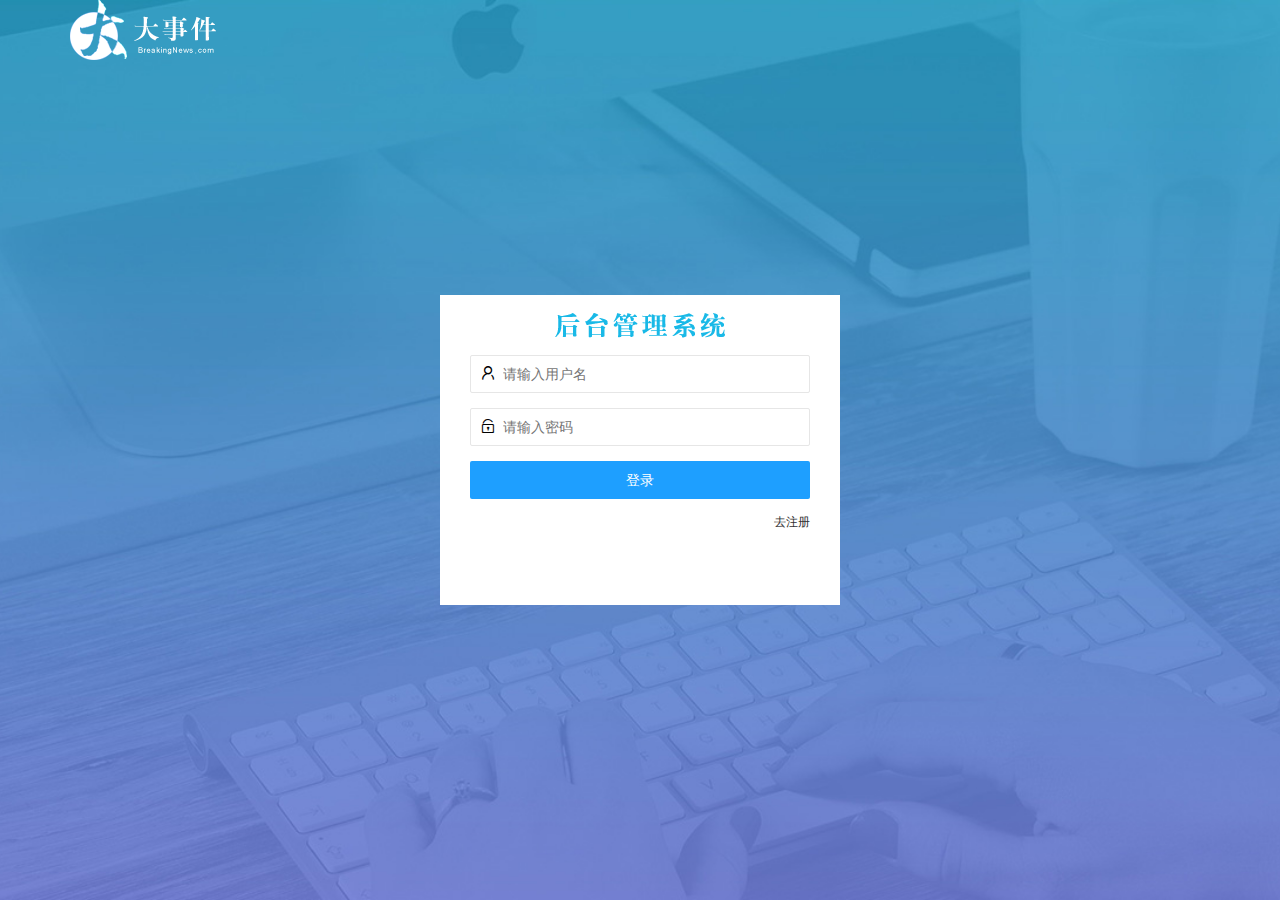
<file: login.html>
<!--
 * @Author: danny dannybaobaoo@163.com
 * @Date: 2022-10-11 02:41:19
 * @LastEditors: danny dannybaobaoo@163.com
 * @LastEditTime: 2022-10-14 04:10:12
 * @FilePath: /code/login.html
 * @Description: 这是默认设置,请设置`customMade`, 打开koroFileHeader查看配置 进行设置: https://github.com/OBKoro1/koro1FileHeader/wiki/%E9%85%8D%E7%BD%AE
-->
<!DOCTYPE html>
<html lang="en">
<head>
    <meta charset="UTF-8">
    <meta http-equiv="X-UA-Compatible" content="IE=edge">
    <meta name="viewport" content="width=device-width, initial-scale=1.0">
    <title>大事件-登录/组册</title>
    <!-- 导入layui的样式 -->
    <link rel="stylesheet" href="/assets/lib/layui/css/layui.css"/>
    <!-- 导入自己的样式表 -->
    <link rel="stylesheet" href="/assets/css/login.css"/>
</head>

<body >
    <!-- 头部的logo区 -->
   <div  class="layui-main">
    <img src="/assets/images/logo.png" alt=""/>
   </div>

   <!-- 登录/组册区域 -->
   <div class="loginAndRegBox">
    <div class="title-box"></div>
    <!-- 登录的div -->
    <div class="login-box">
        <!-- 登录的表单，复制过来的需要补全form 闭合-->
        <form class="layui-form" id="form_login">
            <!-- 用户名 -->
            <div class="layui-form-item">  
                <i class="layui-icon layui-icon-username"></i>   
                <input type="text" name="username" required  lay-verify="required" placeholder="请输入用户名" autocomplete="off" class="layui-input">
            </div>
           <!-- 密码 -->
           <div class="layui-form-item">  
             <i class="layui-icon layui-icon-password"></i>   
             <input type="password" name="password" required  lay-verify="required|pwd" placeholder="请输入密码" autocomplete="off" class="layui-input">
           </div>
           <!-- 登录按钮 -->
           <div class="layui-form-item">
               <!-- 这里涉及在layui不同地方找不同的类名 -->
             <button class="layui-btn layui-btn-fluid layui-btn-normal" lay-submit lay-filter="formDemo" >登录</button>
           </div>
           <!-- 跳转 -->
          <div class="layui-form-item links">
             <!-- href加javascript：；防止页面跳转 。这里a链接也用layui占一行的类名-->
              <a href="javascript:;" id="link_reg">去注册</a>
          </div>
        </form>
    </div>

    <!-- 注册的div -->
    <div class="reg-box">
        <!-- 注册的表单.复制登录的过来改 -->
        <form class="layui-form" id="form_reg">
            <!-- 用户名 -->
            <div class="layui-form-item">  
                <i class="layui-icon layui-icon-username"></i>   
                <input type="text" name="username" required  lay-verify="required" placeholder="请输入用户名" autocomplete="off" class="layui-input">
            </div>
           <!-- 密码 -->
           <div class="layui-form-item">  
             <i class="layui-icon layui-icon-password"></i>   
             <input type="password" name="password" required  lay-verify="required|pwd" placeholder="请输入密码" autocomplete="off" class="layui-input" >
           </div>
           <!-- 确认密码 -->
          <div class="layui-form-item">  
            <i class="layui-icon layui-icon-password"></i>   
            <input type="password" name="repassword" required  lay-verify="required|pwd|repwd" placeholder="再次确认密码" autocomplete="off" class="layui-input">
          </div>
           <!-- 注册按钮 -->
           <div class="layui-form-item">
               <!-- 这里涉及在layui不同地方找不同的类名 -->
             <button class="layui-btn layui-btn-fluid layui-btn-normal" lay-submit lay-filter="formDemo" >注册</button>
           </div>
           <!-- 跳转 -->
          <div class="layui-form-item links">
             <!-- href加javascript：；防止页面跳转 。这里a链接也用layui占一行的类名-->
             <a href="javascript:;" id="link_login">去登录</a>
          </div>
        </form>
    </div>
  </div>
   
    <!-- 2.导入layui的js文件 ，all的好用.为了配合之前的表单校验规则的实现-->
    <script src="/assets/lib/layui/layui.all.js"></script>
    <!-- 1.导入jquery -->
    <script src="/assets/lib/jquery.js"></script>  
    <!-- 3.导入自己封装的，这个是为了实现请求的url拼接，在发起请求前生效而不是每次都手动拼接 -->
    <script src="/assets/js/baseAPI.js"></script> 
    <!--1.导入自己的javascript脚本  -->
    <script src="/assets/js/login.js"></script>
</body>
</html>
</file>
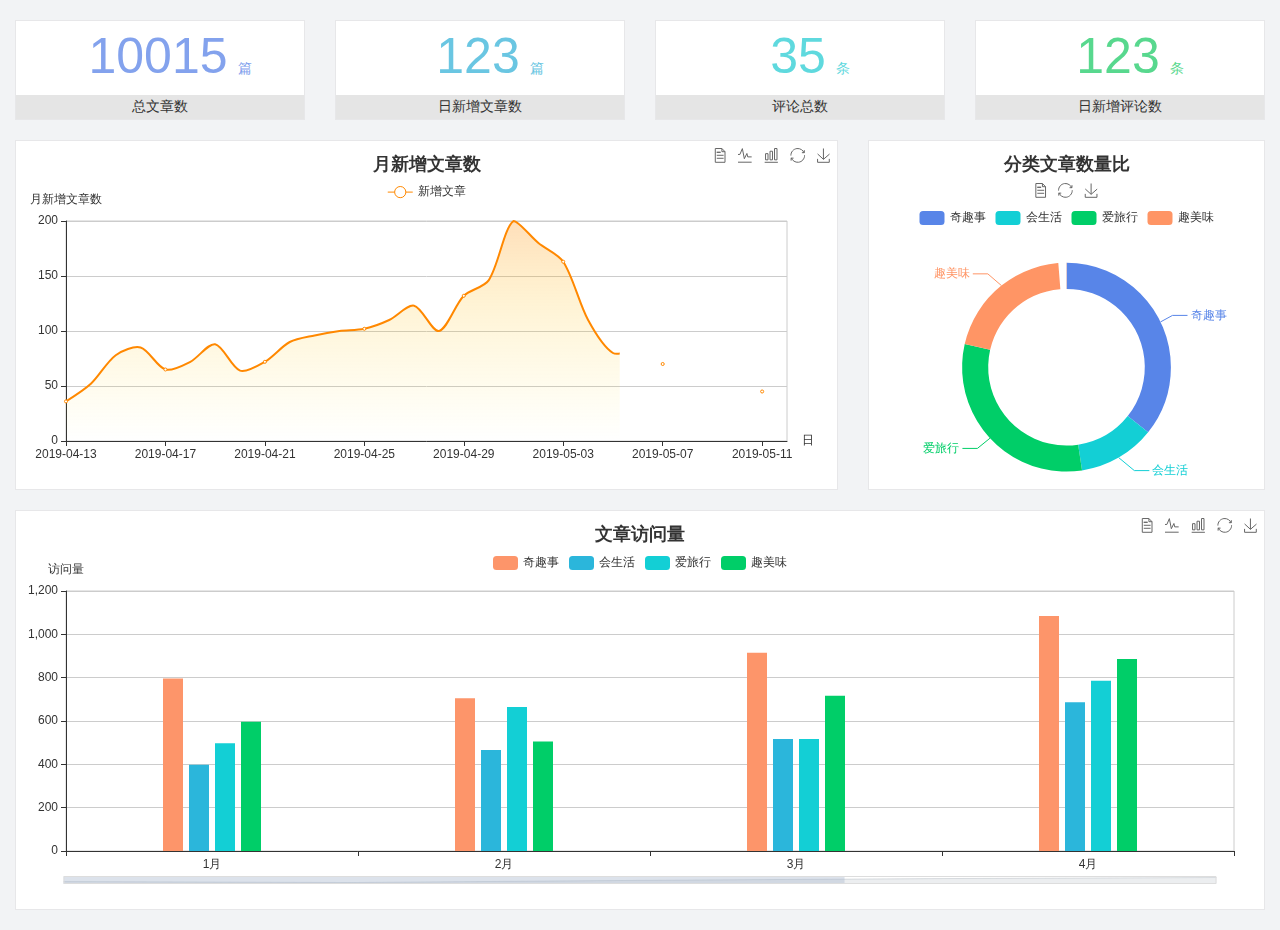
<file: home/dashboard.html>
<!DOCTYPE html>
<html lang="en">

<head>
  <meta charset="UTF-8">
  <meta name="viewport" content="width=device-width, initial-scale=1.0">
  <meta http-equiv="X-UA-Compatible" content="ie=edge">
  <title>图表统计</title>
  <link rel="stylesheet" href="../../assets/lib/bootstrap.css" />
  <link rel="stylesheet" href="../../assets/lib/main.css" />
  <script src="../../assets/lib/jquery.js"></script>
  <script type="text/javascript" src="../../assets/lib/echarts.min.js"></script>
</head>

<body>
  <div class="container-fluid">
    <div class="row spannel_list">
      <div class="col-sm-3 col-xs-6">
        <div class="spannel">
          <em>10015</em><span>篇</span>
          <b>总文章数</b>
        </div>
      </div>
      <div class="col-sm-3 col-xs-6">
        <div class="spannel scolor01">
          <em>123</em><span>篇</span>
          <b>日新增文章数</b>
        </div>
      </div>
      <div class="col-sm-3 col-xs-6">
        <div class="spannel scolor02">
          <em>35</em><span>条</span>
          <b>评论总数</b>
        </div>
      </div>
      <div class="col-sm-3 col-xs-6">
        <div class="spannel scolor03">
          <em>123</em><span>条</span>
          <b>日新增评论数</b>
        </div>
      </div>
    </div>
  </div>

  <div class="container-fluid">
    <div class="row curve-pie">
      <div class="col-lg-8 col-md-8">
        <div class="gragh_pannel" id="curve_show"></div>
      </div>
      <div class="col-lg-4 col-md-4">
        <div class="gragh_pannel" id="pie_show"></div>
      </div>
    </div>
  </div>

  <div class="container-fluid">
    <div class="column_pannel" id="column_show"></div>
  </div>

  <script>
    var oChart = echarts.init(document.getElementById('curve_show'));
    var aList_all = [
      { 'count': 36, 'date': '2019-04-13' },
      { 'count': 52, 'date': '2019-04-14' },
      { 'count': 78, 'date': '2019-04-15' },
      { 'count': 85, 'date': '2019-04-16' },
      { 'count': 65, 'date': '2019-04-17' },
      { 'count': 72, 'date': '2019-04-18' },
      { 'count': 88, 'date': '2019-04-19' },
      { 'count': 64, 'date': '2019-04-20' },
      { 'count': 72, 'date': '2019-04-21' },
      { 'count': 90, 'date': '2019-04-22' },
      { 'count': 96, 'date': '2019-04-23' },
      { 'count': 100, 'date': '2019-04-24' },
      { 'count': 102, 'date': '2019-04-25' },
      { 'count': 110, 'date': '2019-04-26' },
      { 'count': 123, 'date': '2019-04-27' },
      { 'count': 100, 'date': '2019-04-28' },
      { 'count': 132, 'date': '2019-04-29' },
      { 'count': 146, 'date': '2019-04-30' },
      { 'count': 200, 'date': '2019-05-01' },
      { 'count': 180, 'date': '2019-05-02' },
      { 'count': 163, 'date': '2019-05-03' },
      { 'count': 110, 'date': '2019-05-04' },
      { 'count': 80, 'date': '2019-05-05' },
      { 'count': 82, 'date': '2019-05-06' },
      { 'count': 70, 'date': '2019-05-07' },
      { 'count': 65, 'date': '2019-05-08' },
      { 'count': 54, 'date': '2019-05-09' },
      { 'count': 40, 'date': '2019-05-10' },
      { 'count': 45, 'date': '2019-05-11' },
      { 'count': 38, 'date': '2019-05-12' },
    ];

    let aCount = [];
    let aDate = [];

    for (var i = 0; i < aList_all.length; i++) {
      aCount.push(aList_all[i].count);
      aDate.push(aList_all[i].date);
    }

    var chartopt = {
      title: {
        text: '月新增文章数',
        left: 'center',
        top: '10'
      },
      tooltip: {
        trigger: 'axis'
      },
      legend: {
        data: ['新增文章'],
        top: '40'
      },
      toolbox: {
        show: true,
        feature: {
          mark: { show: true },
          dataView: { show: true, readOnly: false },
          magicType: { show: true, type: ['line', 'bar'] },
          restore: { show: true },
          saveAsImage: { show: true }
        }
      },
      calculable: true,
      xAxis: [
        {
          name: '日',
          type: 'category',
          boundaryGap: false,
          data: aDate
        }
      ],
      yAxis: [
        {
          name: '月新增文章数',
          type: 'value'
        }
      ],
      series: [
        {
          name: '新增文章',
          type: 'line',
          smooth: true,
          itemStyle: { normal: { areaStyle: { type: 'default' }, color: '#f80' }, lineStyle: { color: '#f80' } },
          data: aCount
        }],
      areaStyle: {
        normal: {
          color: new echarts.graphic.LinearGradient(0, 0, 0, 1, [{
            offset: 0,
            color: 'rgba(255,136,0,0.39)'
          }, {
            offset: .34,
            color: 'rgba(255,180,0,0.25)'
          }, {
            offset: 1,
            color: 'rgba(255,222,0,0.00)'
          }])

        }
      },
      grid: {
        show: true,
        x: 50,
        x2: 50,
        y: 80,
        height: 220
      }
    };

    oChart.setOption(chartopt);


    var oPie = echarts.init(document.getElementById('pie_show'));
    var oPieopt =
    {
      title: {
        top: 10,
        text: '分类文章数量比',
        x: 'center'
      },
      tooltip: {
        trigger: 'item',
        formatter: "{a} <br/>{b} : {c} ({d}%)"
      },
      color: ['#5885e8', '#13cfd5', '#00ce68', '#ff9565'],
      legend: {
        x: 'center',
        top: 65,
        data: ['奇趣事', '会生活', '爱旅行', '趣美味']
      },
      toolbox: {
        show: true,
        x: 'center',
        top: 35,
        feature: {
          mark: { show: true },
          dataView: { show: true, readOnly: false },
          magicType: {
            show: true,
            type: ['pie', 'funnel'],
            option: {
              funnel: {
                x: '25%',
                width: '50%',
                funnelAlign: 'left',
                max: 1548
              }
            }
          },
          restore: { show: true },
          saveAsImage: { show: true }
        }
      },
      calculable: true,
      series: [
        {
          name: '访问来源',
          type: 'pie',
          radius: ['45%', '60%'],
          center: ['50%', '65%'],
          data: [
            { value: 300, name: '奇趣事' },
            { value: 100, name: '会生活' },
            { value: 260, name: '爱旅行' },
            { value: 180, name: '趣美味' }
          ]
        }
      ]
    };
    oPie.setOption(oPieopt);



    var oColumn = this.echarts.init(document.getElementById('column_show'));
    var oColumnopt =
    {
      title: {
        text: '文章访问量',
        left: 'center',
        top: '10'
      },
      tooltip: {
        trigger: 'axis'
      },
      legend: {
        data: ['奇趣事', '会生活', '爱旅行', '趣美味'],
        top: '40'
      },
      toolbox: {
        show: true,
        feature: {
          mark: { show: true },
          dataView: { show: true, readOnly: false },
          magicType: { show: true, type: ['line', 'bar'] },
          restore: { show: true },
          saveAsImage: { show: true }
        }
      },
      calculable: true,
      xAxis: [
        {
          type: 'category',
          data: ['1月', '2月', '3月', '4月', '5月']
        }
      ],
      yAxis: [
        {
          name: '访问量',
          type: 'value'
        }
      ],
      series: [
        {
          name: '奇趣事',
          type: 'bar',
          barWidth: 20,
          itemStyle: {
            normal: { areaStyle: { type: 'default' }, color: '#fd956a' }
          },
          data: [800, 708, 920, 1090, 1200]
        },
        {
          name: '会生活',
          type: 'bar',
          barWidth: 20,
          itemStyle: {
            normal: { areaStyle: { type: 'default' }, color: '#2bb6db' }
          },
          data: [400, 468, 520, 690, 800]
        },
        {
          name: '爱旅行',
          type: 'bar',
          barWidth: 20,
          itemStyle: {
            normal: { areaStyle: { type: 'default' }, color: '#13cfd5' }
          },
          data: [500, 668, 520, 790, 900]
        },
        {
          name: '趣美味',
          type: 'bar',
          barWidth: 20,
          itemStyle: {
            normal: { areaStyle: { type: 'default' }, color: '#00ce68' }
          },
          data: [600, 508, 720, 890, 1000]
        }
      ],
      grid: {
        show: true,
        x: 50,
        x2: 30,
        y: 80,
        height: 260
      },
      dataZoom: [//给x轴设置滚动条
        {
          start: 0,//默认为0
          end: 100 - 1000 / 31,//默认为100
          type: 'slider',
          show: true,
          xAxisIndex: [0],
          handleSize: 0,//滑动条的 左右2个滑动条的大小
          height: 8,//组件高度
          left: 45, //左边的距离
          right: 50,//右边的距离
          bottom: 26,//右边的距离
          handleColor: '#ddd',//h滑动图标的颜色
          handleStyle: {
            borderColor: "#cacaca",
            borderWidth: "1",
            shadowBlur: 2,
            background: "#ddd",
            shadowColor: "#ddd",
          }
        }]
    };
    oColumn.setOption(oColumnopt);
  </script>
</body>

</html>
</file>
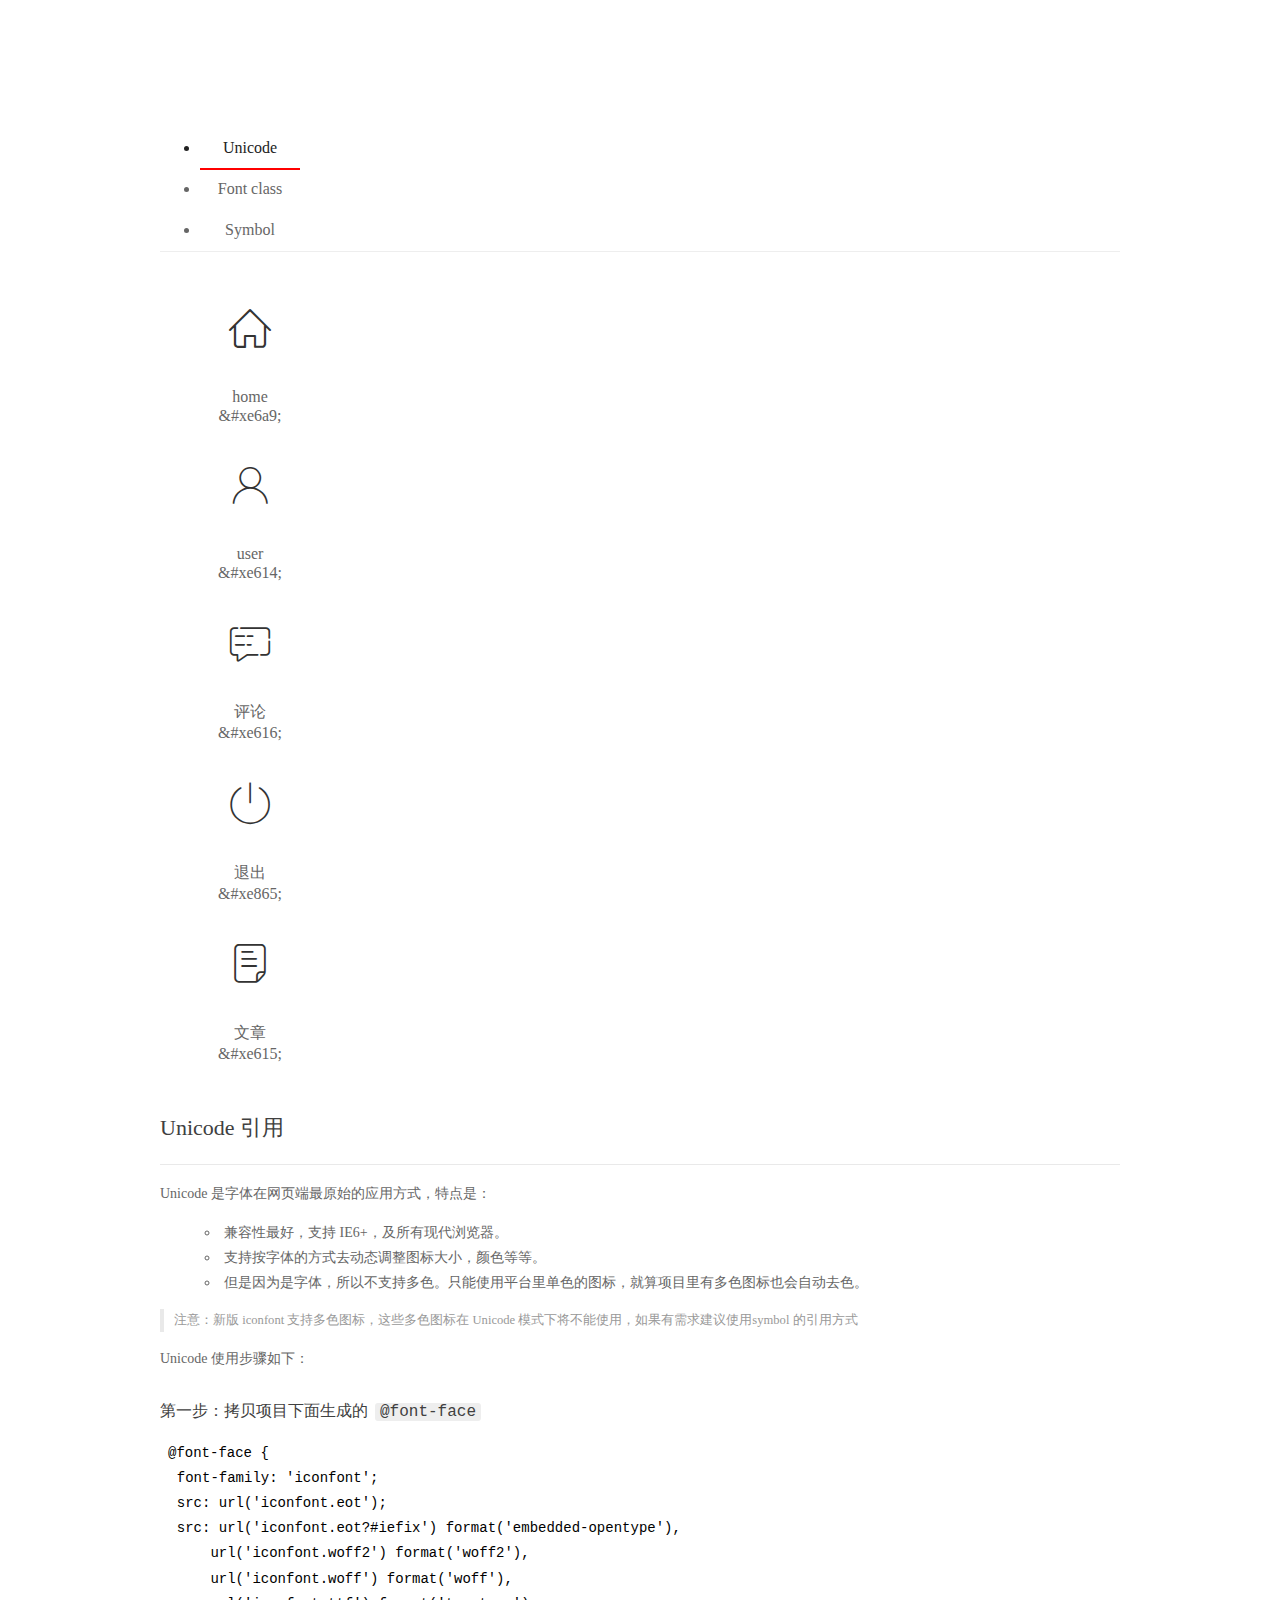
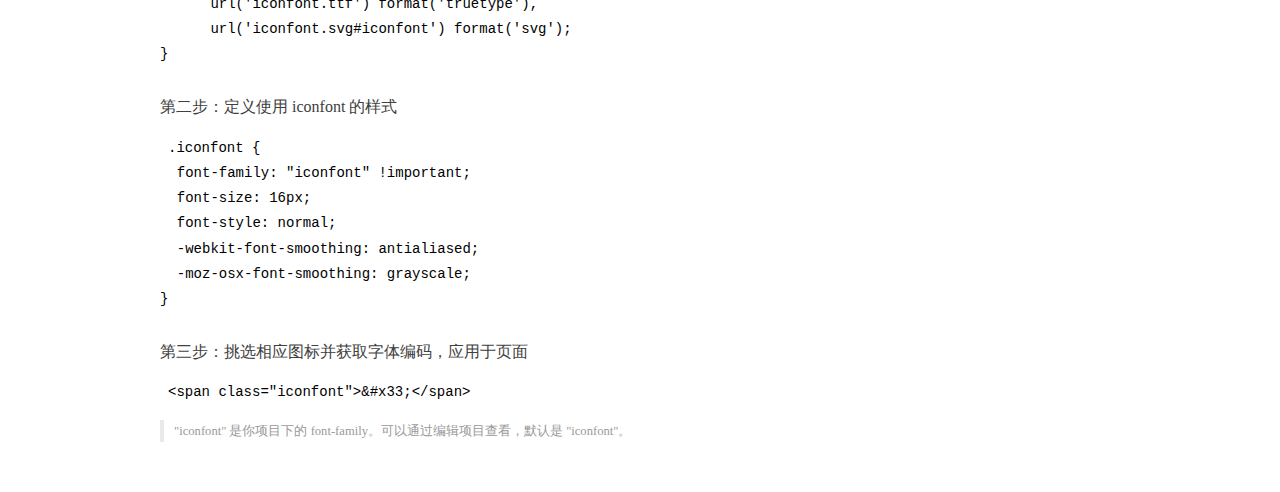
<file: assets/fonts/demo_index.html>
<!DOCTYPE html>
<html>
<head>
  <meta charset="utf-8"/>
  <title>IconFont Demo</title>
  <link rel="shortcut icon" href="https://gtms04.alicdn.com/tps/i4/TB1_oz6GVXXXXaFXpXXJDFnIXXX-64-64.ico" type="image/x-icon"/>
  <link rel="stylesheet" href="https://g.alicdn.com/thx/cube/1.3.2/cube.min.css">
  <link rel="stylesheet" href="demo.css">
  <link rel="stylesheet" href="iconfont.css">
  <script src="iconfont.js"></script>
  <!-- jQuery -->
  <script src="https://a1.alicdn.com/oss/uploads/2018/12/26/7bfddb60-08e8-11e9-9b04-53e73bb6408b.js"></script>
  <!-- 代码高亮 -->
  <script src="https://a1.alicdn.com/oss/uploads/2018/12/26/a3f714d0-08e6-11e9-8a15-ebf944d7534c.js"></script>
</head>
<body>
  <div class="main">
    <h1 class="logo"><a href="https://www.iconfont.cn/" title="iconfont 首页" target="_blank">&#xe86b;</a></h1>
    <div class="nav-tabs">
      <ul id="tabs" class="dib-box">
        <li class="dib active"><span>Unicode</span></li>
        <li class="dib"><span>Font class</span></li>
        <li class="dib"><span>Symbol</span></li>
      </ul>
      
    </div>
    <div class="tab-container">
      <div class="content unicode" style="display: block;">
          <ul class="icon_lists dib-box">
          
            <li class="dib">
              <span class="icon iconfont">&#xe6a9;</span>
                <div class="name">home</div>
                <div class="code-name">&amp;#xe6a9;</div>
              </li>
          
            <li class="dib">
              <span class="icon iconfont">&#xe614;</span>
                <div class="name">user</div>
                <div class="code-name">&amp;#xe614;</div>
              </li>
          
            <li class="dib">
              <span class="icon iconfont">&#xe616;</span>
                <div class="name">评论</div>
                <div class="code-name">&amp;#xe616;</div>
              </li>
          
            <li class="dib">
              <span class="icon iconfont">&#xe865;</span>
                <div class="name">退出</div>
                <div class="code-name">&amp;#xe865;</div>
              </li>
          
            <li class="dib">
              <span class="icon iconfont">&#xe615;</span>
                <div class="name">文章</div>
                <div class="code-name">&amp;#xe615;</div>
              </li>
          
          </ul>
          <div class="article markdown">
          <h2 id="unicode-">Unicode 引用</h2>
          <hr>

          <p>Unicode 是字体在网页端最原始的应用方式，特点是：</p>
          <ul>
            <li>兼容性最好，支持 IE6+，及所有现代浏览器。</li>
            <li>支持按字体的方式去动态调整图标大小，颜色等等。</li>
            <li>但是因为是字体，所以不支持多色。只能使用平台里单色的图标，就算项目里有多色图标也会自动去色。</li>
          </ul>
          <blockquote>
            <p>注意：新版 iconfont 支持多色图标，这些多色图标在 Unicode 模式下将不能使用，如果有需求建议使用symbol 的引用方式</p>
          </blockquote>
          <p>Unicode 使用步骤如下：</p>
          <h3 id="-font-face">第一步：拷贝项目下面生成的 <code>@font-face</code></h3>
<pre><code class="language-css"
>@font-face {
  font-family: 'iconfont';
  src: url('iconfont.eot');
  src: url('iconfont.eot?#iefix') format('embedded-opentype'),
      url('iconfont.woff2') format('woff2'),
      url('iconfont.woff') format('woff'),
      url('iconfont.ttf') format('truetype'),
      url('iconfont.svg#iconfont') format('svg');
}
</code></pre>
          <h3 id="-iconfont-">第二步：定义使用 iconfont 的样式</h3>
<pre><code class="language-css"
>.iconfont {
  font-family: "iconfont" !important;
  font-size: 16px;
  font-style: normal;
  -webkit-font-smoothing: antialiased;
  -moz-osx-font-smoothing: grayscale;
}
</code></pre>
          <h3 id="-">第三步：挑选相应图标并获取字体编码，应用于页面</h3>
<pre>
<code class="language-html"
>&lt;span class="iconfont"&gt;&amp;#x33;&lt;/span&gt;
</code></pre>
          <blockquote>
            <p>"iconfont" 是你项目下的 font-family。可以通过编辑项目查看，默认是 "iconfont"。</p>
          </blockquote>
          </div>
      </div>
      <div class="content font-class">
        <ul class="icon_lists dib-box">
          
          <li class="dib">
            <span class="icon iconfont icon-home"></span>
            <div class="name">
              home
            </div>
            <div class="code-name">.icon-home
            </div>
          </li>
          
          <li class="dib">
            <span class="icon iconfont icon-user"></span>
            <div class="name">
              user
            </div>
            <div class="code-name">.icon-user
            </div>
          </li>
          
          <li class="dib">
            <span class="icon iconfont icon-pinglun"></span>
            <div class="name">
              评论
            </div>
            <div class="code-name">.icon-pinglun
            </div>
          </li>
          
          <li class="dib">
            <span class="icon iconfont icon-tuichu"></span>
            <div class="name">
              退出
            </div>
            <div class="code-name">.icon-tuichu
            </div>
          </li>
          
          <li class="dib">
            <span class="icon iconfont icon-16"></span>
            <div class="name">
              文章
            </div>
            <div class="code-name">.icon-16
            </div>
          </li>
          
        </ul>
        <div class="article markdown">
        <h2 id="font-class-">font-class 引用</h2>
        <hr>

        <p>font-class 是 Unicode 使用方式的一种变种，主要是解决 Unicode 书写不直观，语意不明确的问题。</p>
        <p>与 Unicode 使用方式相比，具有如下特点：</p>
        <ul>
          <li>兼容性良好，支持 IE8+，及所有现代浏览器。</li>
          <li>相比于 Unicode 语意明确，书写更直观。可以很容易分辨这个 icon 是什么。</li>
          <li>因为使用 class 来定义图标，所以当要替换图标时，只需要修改 class 里面的 Unicode 引用。</li>
          <li>不过因为本质上还是使用的字体，所以多色图标还是不支持的。</li>
        </ul>
        <p>使用步骤如下：</p>
        <h3 id="-fontclass-">第一步：引入项目下面生成的 fontclass 代码：</h3>
<pre><code class="language-html">&lt;link rel="stylesheet" href="./iconfont.css"&gt;
</code></pre>
        <h3 id="-">第二步：挑选相应图标并获取类名，应用于页面：</h3>
<pre><code class="language-html">&lt;span class="iconfont icon-xxx"&gt;&lt;/span&gt;
</code></pre>
        <blockquote>
          <p>"
            iconfont" 是你项目下的 font-family。可以通过编辑项目查看，默认是 "iconfont"。</p>
        </blockquote>
      </div>
      </div>
      <div class="content symbol">
          <ul class="icon_lists dib-box">
          
            <li class="dib">
                <svg class="icon svg-icon" aria-hidden="true">
                  <use xlink:href="#icon-home"></use>
                </svg>
                <div class="name">home</div>
                <div class="code-name">#icon-home</div>
            </li>
          
            <li class="dib">
                <svg class="icon svg-icon" aria-hidden="true">
                  <use xlink:href="#icon-user"></use>
                </svg>
                <div class="name">user</div>
                <div class="code-name">#icon-user</div>
            </li>
          
            <li class="dib">
                <svg class="icon svg-icon" aria-hidden="true">
                  <use xlink:href="#icon-pinglun"></use>
                </svg>
                <div class="name">评论</div>
                <div class="code-name">#icon-pinglun</div>
            </li>
          
            <li class="dib">
                <svg class="icon svg-icon" aria-hidden="true">
                  <use xlink:href="#icon-tuichu"></use>
                </svg>
                <div class="name">退出</div>
                <div class="code-name">#icon-tuichu</div>
            </li>
          
            <li class="dib">
                <svg class="icon svg-icon" aria-hidden="true">
                  <use xlink:href="#icon-16"></use>
                </svg>
                <div class="name">文章</div>
                <div class="code-name">#icon-16</div>
            </li>
          
          </ul>
          <div class="article markdown">
          <h2 id="symbol-">Symbol 引用</h2>
          <hr>

          <p>这是一种全新的使用方式，应该说这才是未来的主流，也是平台目前推荐的用法。相关介绍可以参考这篇<a href="">文章</a>
            这种用法其实是做了一个 SVG 的集合，与另外两种相比具有如下特点：</p>
          <ul>
            <li>支持多色图标了，不再受单色限制。</li>
            <li>通过一些技巧，支持像字体那样，通过 <code>font-size</code>, <code>color</code> 来调整样式。</li>
            <li>兼容性较差，支持 IE9+，及现代浏览器。</li>
            <li>浏览器渲染 SVG 的性能一般，还不如 png。</li>
          </ul>
          <p>使用步骤如下：</p>
          <h3 id="-symbol-">第一步：引入项目下面生成的 symbol 代码：</h3>
<pre><code class="language-html">&lt;script src="./iconfont.js"&gt;&lt;/script&gt;
</code></pre>
          <h3 id="-css-">第二步：加入通用 CSS 代码（引入一次就行）：</h3>
<pre><code class="language-html">&lt;style&gt;
.icon {
  width: 1em;
  height: 1em;
  vertical-align: -0.15em;
  fill: currentColor;
  overflow: hidden;
}
&lt;/style&gt;
</code></pre>
          <h3 id="-">第三步：挑选相应图标并获取类名，应用于页面：</h3>
<pre><code class="language-html">&lt;svg class="icon" aria-hidden="true"&gt;
  &lt;use xlink:href="#icon-xxx"&gt;&lt;/use&gt;
&lt;/svg&gt;
</code></pre>
          </div>
      </div>

    </div>
  </div>
  <script>
  $(document).ready(function () {
      $('.tab-container .content:first').show()

      $('#tabs li').click(function (e) {
        var tabContent = $('.tab-container .content')
        var index = $(this).index()

        if ($(this).hasClass('active')) {
          return
        } else {
          $('#tabs li').removeClass('active')
          $(this).addClass('active')

          tabContent.hide().eq(index).fadeIn()
        }
      })
    })
  </script>
</body>
</html>
</file>
<file: assets/lib/layui/css/layui.css>
/** layui-v2.5.5 MIT License By https://www.layui.com */
 .layui-inline,img{display:inline-block;vertical-align:middle}h1,h2,h3,h4,h5,h6{font-weight:400}.layui-edge,.layui-header,.layui-inline,.layui-main{position:relative}.layui-body,.layui-edge,.layui-elip{overflow:hidden}.layui-btn,.layui-edge,.layui-inline,img{vertical-align:middle}.layui-btn,.layui-disabled,.layui-icon,.layui-unselect{-moz-user-select:none;-webkit-user-select:none;-ms-user-select:none}.layui-elip,.layui-form-checkbox span,.layui-form-pane .layui-form-label{text-overflow:ellipsis;white-space:nowrap}.layui-breadcrumb,.layui-tree-btnGroup{visibility:hidden}blockquote,body,button,dd,div,dl,dt,form,h1,h2,h3,h4,h5,h6,input,li,ol,p,pre,td,textarea,th,ul{margin:0;padding:0;-webkit-tap-highlight-color:rgba(0,0,0,0)}a:active,a:hover{outline:0}img{border:none}li{list-style:none}table{border-collapse:collapse;border-spacing:0}h4,h5,h6{font-size:100%}button,input,optgroup,option,select,textarea{font-family:inherit;font-size:inherit;font-style:inherit;font-weight:inherit;outline:0}pre{white-space:pre-wrap;white-space:-moz-pre-wrap;white-space:-pre-wrap;white-space:-o-pre-wrap;word-wrap:break-word}body{line-height:24px;font:14px Helvetica Neue,Helvetica,PingFang SC,Tahoma,Arial,sans-serif}hr{height:1px;margin:10px 0;border:0;clear:both}a{color:#333;text-decoration:none}a:hover{color:#777}a cite{font-style:normal;*cursor:pointer}.layui-border-box,.layui-border-box *{box-sizing:border-box}.layui-box,.layui-box *{box-sizing:content-box}.layui-clear{clear:both;*zoom:1}.layui-clear:after{content:'\20';clear:both;*zoom:1;display:block;height:0}.layui-inline{*display:inline;*zoom:1}.layui-edge{display:inline-block;width:0;height:0;border-width:6px;border-style:dashed;border-color:transparent}.layui-edge-top{top:-4px;border-bottom-color:#999;border-bottom-style:solid}.layui-edge-right{border-left-color:#999;border-left-style:solid}.layui-edge-bottom{top:2px;border-top-color:#999;border-top-style:solid}.layui-edge-left{border-right-color:#999;border-right-style:solid}.layui-disabled,.layui-disabled:hover{color:#d2d2d2!important;cursor:not-allowed!important}.layui-circle{border-radius:100%}.layui-show{display:block!important}.layui-hide{display:none!important}@font-face{font-family:layui-icon;src:url(../font/iconfont.eot?v=250);src:url(../font/iconfont.eot?v=250#iefix) format('embedded-opentype'),url(../font/iconfont.woff2?v=250) format('woff2'),url(../font/iconfont.woff?v=250) format('woff'),url(../font/iconfont.ttf?v=250) format('truetype'),url(../font/iconfont.svg?v=250#layui-icon) format('svg')}.layui-icon{font-family:layui-icon!important;font-size:16px;font-style:normal;-webkit-font-smoothing:antialiased;-moz-osx-font-smoothing:grayscale}.layui-icon-reply-fill:before{content:"\e611"}.layui-icon-set-fill:before{content:"\e614"}.layui-icon-menu-fill:before{content:"\e60f"}.layui-icon-search:before{content:"\e615"}.layui-icon-share:before{content:"\e641"}.layui-icon-set-sm:before{content:"\e620"}.layui-icon-engine:before{content:"\e628"}.layui-icon-close:before{content:"\1006"}.layui-icon-close-fill:before{content:"\1007"}.layui-icon-chart-screen:before{content:"\e629"}.layui-icon-star:before{content:"\e600"}.layui-icon-circle-dot:before{content:"\e617"}.layui-icon-chat:before{content:"\e606"}.layui-icon-release:before{content:"\e609"}.layui-icon-list:before{content:"\e60a"}.layui-icon-chart:before{content:"\e62c"}.layui-icon-ok-circle:before{content:"\1005"}.layui-icon-layim-theme:before{content:"\e61b"}.layui-icon-table:before{content:"\e62d"}.layui-icon-right:before{content:"\e602"}.layui-icon-left:before{content:"\e603"}.layui-icon-cart-simple:before{content:"\e698"}.layui-icon-face-cry:before{content:"\e69c"}.layui-icon-face-smile:before{content:"\e6af"}.layui-icon-survey:before{content:"\e6b2"}.layui-icon-tree:before{content:"\e62e"}.layui-icon-upload-circle:before{content:"\e62f"}.layui-icon-add-circle:before{content:"\e61f"}.layui-icon-download-circle:before{content:"\e601"}.layui-icon-templeate-1:before{content:"\e630"}.layui-icon-util:before{content:"\e631"}.layui-icon-face-surprised:before{content:"\e664"}.layui-icon-edit:before{content:"\e642"}.layui-icon-speaker:before{content:"\e645"}.layui-icon-down:before{content:"\e61a"}.layui-icon-file:before{content:"\e621"}.layui-icon-layouts:before{content:"\e632"}.layui-icon-rate-half:before{content:"\e6c9"}.layui-icon-add-circle-fine:before{content:"\e608"}.layui-icon-prev-circle:before{content:"\e633"}.layui-icon-read:before{content:"\e705"}.layui-icon-404:before{content:"\e61c"}.layui-icon-carousel:before{content:"\e634"}.layui-icon-help:before{content:"\e607"}.layui-icon-code-circle:before{content:"\e635"}.layui-icon-water:before{content:"\e636"}.layui-icon-username:before{content:"\e66f"}.layui-icon-find-fill:before{content:"\e670"}.layui-icon-about:before{content:"\e60b"}.layui-icon-location:before{content:"\e715"}.layui-icon-up:before{content:"\e619"}.layui-icon-pause:before{content:"\e651"}.layui-icon-date:before{content:"\e637"}.layui-icon-layim-uploadfile:before{content:"\e61d"}.layui-icon-delete:before{content:"\e640"}.layui-icon-play:before{content:"\e652"}.layui-icon-top:before{content:"\e604"}.layui-icon-friends:before{content:"\e612"}.layui-icon-refresh-3:before{content:"\e9aa"}.layui-icon-ok:before{content:"\e605"}.layui-icon-layer:before{content:"\e638"}.layui-icon-face-smile-fine:before{content:"\e60c"}.layui-icon-dollar:before{content:"\e659"}.layui-icon-group:before{content:"\e613"}.layui-icon-layim-download:before{content:"\e61e"}.layui-icon-picture-fine:before{content:"\e60d"}.layui-icon-link:before{content:"\e64c"}.layui-icon-diamond:before{content:"\e735"}.layui-icon-log:before{content:"\e60e"}.layui-icon-rate-solid:before{content:"\e67a"}.layui-icon-fonts-del:before{content:"\e64f"}.layui-icon-unlink:before{content:"\e64d"}.layui-icon-fonts-clear:before{content:"\e639"}.layui-icon-triangle-r:before{content:"\e623"}.layui-icon-circle:before{content:"\e63f"}.layui-icon-radio:before{content:"\e643"}.layui-icon-align-center:before{content:"\e647"}.layui-icon-align-right:before{content:"\e648"}.layui-icon-align-left:before{content:"\e649"}.layui-icon-loading-1:before{content:"\e63e"}.layui-icon-return:before{content:"\e65c"}.layui-icon-fonts-strong:before{content:"\e62b"}.layui-icon-upload:before{content:"\e67c"}.layui-icon-dialogue:before{content:"\e63a"}.layui-icon-video:before{content:"\e6ed"}.layui-icon-headset:before{content:"\e6fc"}.layui-icon-cellphone-fine:before{content:"\e63b"}.layui-icon-add-1:before{content:"\e654"}.layui-icon-face-smile-b:before{content:"\e650"}.layui-icon-fonts-html:before{content:"\e64b"}.layui-icon-form:before{content:"\e63c"}.layui-icon-cart:before{content:"\e657"}.layui-icon-camera-fill:before{content:"\e65d"}.layui-icon-tabs:before{content:"\e62a"}.layui-icon-fonts-code:before{content:"\e64e"}.layui-icon-fire:before{content:"\e756"}.layui-icon-set:before{content:"\e716"}.layui-icon-fonts-u:before{content:"\e646"}.layui-icon-triangle-d:before{content:"\e625"}.layui-icon-tips:before{content:"\e702"}.layui-icon-picture:before{content:"\e64a"}.layui-icon-more-vertical:before{content:"\e671"}.layui-icon-flag:before{content:"\e66c"}.layui-icon-loading:before{content:"\e63d"}.layui-icon-fonts-i:before{content:"\e644"}.layui-icon-refresh-1:before{content:"\e666"}.layui-icon-rmb:before{content:"\e65e"}.layui-icon-home:before{content:"\e68e"}.layui-icon-user:before{content:"\e770"}.layui-icon-notice:before{content:"\e667"}.layui-icon-login-weibo:before{content:"\e675"}.layui-icon-voice:before{content:"\e688"}.layui-icon-upload-drag:before{content:"\e681"}.layui-icon-login-qq:before{content:"\e676"}.layui-icon-snowflake:before{content:"\e6b1"}.layui-icon-file-b:before{content:"\e655"}.layui-icon-template:before{content:"\e663"}.layui-icon-auz:before{content:"\e672"}.layui-icon-console:before{content:"\e665"}.layui-icon-app:before{content:"\e653"}.layui-icon-prev:before{content:"\e65a"}.layui-icon-website:before{content:"\e7ae"}.layui-icon-next:before{content:"\e65b"}.layui-icon-component:before{content:"\e857"}.layui-icon-more:before{content:"\e65f"}.layui-icon-login-wechat:before{content:"\e677"}.layui-icon-shrink-right:before{content:"\e668"}.layui-icon-spread-left:before{content:"\e66b"}.layui-icon-camera:before{content:"\e660"}.layui-icon-note:before{content:"\e66e"}.layui-icon-refresh:before{content:"\e669"}.layui-icon-female:before{content:"\e661"}.layui-icon-male:before{content:"\e662"}.layui-icon-password:before{content:"\e673"}.layui-icon-senior:before{content:"\e674"}.layui-icon-theme:before{content:"\e66a"}.layui-icon-tread:before{content:"\e6c5"}.layui-icon-praise:before{content:"\e6c6"}.layui-icon-star-fill:before{content:"\e658"}.layui-icon-rate:before{content:"\e67b"}.layui-icon-template-1:before{content:"\e656"}.layui-icon-vercode:before{content:"\e679"}.layui-icon-cellphone:before{content:"\e678"}.layui-icon-screen-full:before{content:"\e622"}.layui-icon-screen-restore:before{content:"\e758"}.layui-icon-cols:before{content:"\e610"}.layui-icon-export:before{content:"\e67d"}.layui-icon-print:before{content:"\e66d"}.layui-icon-slider:before{content:"\e714"}.layui-icon-addition:before{content:"\e624"}.layui-icon-subtraction:before{content:"\e67e"}.layui-icon-service:before{content:"\e626"}.layui-icon-transfer:before{content:"\e691"}.layui-main{width:1140px;margin:0 auto}.layui-header{z-index:1000;height:60px}.layui-header a:hover{transition:all .5s;-webkit-transition:all .5s}.layui-side{position:fixed;left:0;top:0;bottom:0;z-index:999;width:200px;overflow-x:hidden}.layui-side-scroll{position:relative;width:220px;height:100%;overflow-x:hidden}.layui-body{position:absolute;left:200px;right:0;top:0;bottom:0;z-index:998;width:auto;overflow-y:auto;box-sizing:border-box}.layui-layout-body{overflow:hidden}.layui-layout-admin .layui-header{background-color:#23262E}.layui-layout-admin .layui-side{top:60px;width:200px;overflow-x:hidden}.layui-layout-admin .layui-body{position:fixed;top:60px;bottom:44px}.layui-layout-admin .layui-main{width:auto;margin:0 15px}.layui-layout-admin .layui-footer{position:fixed;left:200px;right:0;bottom:0;height:44px;line-height:44px;padding:0 15px;background-color:#eee}.layui-layout-admin .layui-logo{position:absolute;left:0;top:0;width:200px;height:100%;line-height:60px;text-align:center;color:#009688;font-size:16px}.layui-layout-admin .layui-header .layui-nav{background:0 0}.layui-layout-left{position:absolute!important;left:200px;top:0}.layui-layout-right{position:absolute!important;right:0;top:0}.layui-container{position:relative;margin:0 auto;padding:0 15px;box-sizing:border-box}.layui-fluid{position:relative;margin:0 auto;padding:0 15px}.layui-row:after,.layui-row:before{content:'';display:block;clear:both}.layui-col-lg1,.layui-col-lg10,.layui-col-lg11,.layui-col-lg12,.layui-col-lg2,.layui-col-lg3,.layui-col-lg4,.layui-col-lg5,.layui-col-lg6,.layui-col-lg7,.layui-col-lg8,.layui-col-lg9,.layui-col-md1,.layui-col-md10,.layui-col-md11,.layui-col-md12,.layui-col-md2,.layui-col-md3,.layui-col-md4,.layui-col-md5,.layui-col-md6,.layui-col-md7,.layui-col-md8,.layui-col-md9,.layui-col-sm1,.layui-col-sm10,.layui-col-sm11,.layui-col-sm12,.layui-col-sm2,.layui-col-sm3,.layui-col-sm4,.layui-col-sm5,.layui-col-sm6,.layui-col-sm7,.layui-col-sm8,.layui-col-sm9,.layui-col-xs1,.layui-col-xs10,.layui-col-xs11,.layui-col-xs12,.layui-col-xs2,.layui-col-xs3,.layui-col-xs4,.layui-col-xs5,.layui-col-xs6,.layui-col-xs7,.layui-col-xs8,.layui-col-xs9{position:relative;display:block;box-sizing:border-box}.layui-col-xs1,.layui-col-xs10,.layui-col-xs11,.layui-col-xs12,.layui-col-xs2,.layui-col-xs3,.layui-col-xs4,.layui-col-xs5,.layui-col-xs6,.layui-col-xs7,.layui-col-xs8,.layui-col-xs9{float:left}.layui-col-xs1{width:8.33333333%}.layui-col-xs2{width:16.66666667%}.layui-col-xs3{width:25%}.layui-col-xs4{width:33.33333333%}.layui-col-xs5{width:41.66666667%}.layui-col-xs6{width:50%}.layui-col-xs7{width:58.33333333%}.layui-col-xs8{width:66.66666667%}.layui-col-xs9{width:75%}.layui-col-xs10{width:83.33333333%}.layui-col-xs11{width:91.66666667%}.layui-col-xs12{width:100%}.layui-col-xs-offset1{margin-left:8.33333333%}.layui-col-xs-offset2{margin-left:16.66666667%}.layui-col-xs-offset3{margin-left:25%}.layui-col-xs-offset4{margin-left:33.33333333%}.layui-col-xs-offset5{margin-left:41.66666667%}.layui-col-xs-offset6{margin-left:50%}.layui-col-xs-offset7{margin-left:58.33333333%}.layui-col-xs-offset8{margin-left:66.66666667%}.layui-col-xs-offset9{margin-left:75%}.layui-col-xs-offset10{margin-left:83.33333333%}.layui-col-xs-offset11{margin-left:91.66666667%}.layui-col-xs-offset12{margin-left:100%}@media screen and (max-width:768px){.layui-hide-xs{display:none!important}.layui-show-xs-block{display:block!important}.layui-show-xs-inline{display:inline!important}.layui-show-xs-inline-block{display:inline-block!important}}@media screen and (min-width:768px){.layui-container{width:750px}.layui-hide-sm{display:none!important}.layui-show-sm-block{display:block!important}.layui-show-sm-inline{display:inline!important}.layui-show-sm-inline-block{display:inline-block!important}.layui-col-sm1,.layui-col-sm10,.layui-col-sm11,.layui-col-sm12,.layui-col-sm2,.layui-col-sm3,.layui-col-sm4,.layui-col-sm5,.layui-col-sm6,.layui-col-sm7,.layui-col-sm8,.layui-col-sm9{float:left}.layui-col-sm1{width:8.33333333%}.layui-col-sm2{width:16.66666667%}.layui-col-sm3{width:25%}.layui-col-sm4{width:33.33333333%}.layui-col-sm5{width:41.66666667%}.layui-col-sm6{width:50%}.layui-col-sm7{width:58.33333333%}.layui-col-sm8{width:66.66666667%}.layui-col-sm9{width:75%}.layui-col-sm10{width:83.33333333%}.layui-col-sm11{width:91.66666667%}.layui-col-sm12{width:100%}.layui-col-sm-offset1{margin-left:8.33333333%}.layui-col-sm-offset2{margin-left:16.66666667%}.layui-col-sm-offset3{margin-left:25%}.layui-col-sm-offset4{margin-left:33.33333333%}.layui-col-sm-offset5{margin-left:41.66666667%}.layui-col-sm-offset6{margin-left:50%}.layui-col-sm-offset7{margin-left:58.33333333%}.layui-col-sm-offset8{margin-left:66.66666667%}.layui-col-sm-offset9{margin-left:75%}.layui-col-sm-offset10{margin-left:83.33333333%}.layui-col-sm-offset11{margin-left:91.66666667%}.layui-col-sm-offset12{margin-left:100%}}@media screen and (min-width:992px){.layui-container{width:970px}.layui-hide-md{display:none!important}.layui-show-md-block{display:block!important}.layui-show-md-inline{display:inline!important}.layui-show-md-inline-block{display:inline-block!important}.layui-col-md1,.layui-col-md10,.layui-col-md11,.layui-col-md12,.layui-col-md2,.layui-col-md3,.layui-col-md4,.layui-col-md5,.layui-col-md6,.layui-col-md7,.layui-col-md8,.layui-col-md9{float:left}.layui-col-md1{width:8.33333333%}.layui-col-md2{width:16.66666667%}.layui-col-md3{width:25%}.layui-col-md4{width:33.33333333%}.layui-col-md5{width:41.66666667%}.layui-col-md6{width:50%}.layui-col-md7{width:58.33333333%}.layui-col-md8{width:66.66666667%}.layui-col-md9{width:75%}.layui-col-md10{width:83.33333333%}.layui-col-md11{width:91.66666667%}.layui-col-md12{width:100%}.layui-col-md-offset1{margin-left:8.33333333%}.layui-col-md-offset2{margin-left:16.66666667%}.layui-col-md-offset3{margin-left:25%}.layui-col-md-offset4{margin-left:33.33333333%}.layui-col-md-offset5{margin-left:41.66666667%}.layui-col-md-offset6{margin-left:50%}.layui-col-md-offset7{margin-left:58.33333333%}.layui-col-md-offset8{margin-left:66.66666667%}.layui-col-md-offset9{margin-left:75%}.layui-col-md-offset10{margin-left:83.33333333%}.layui-col-md-offset11{margin-left:91.66666667%}.layui-col-md-offset12{margin-left:100%}}@media screen and (min-width:1200px){.layui-container{width:1170px}.layui-hide-lg{display:none!important}.layui-show-lg-block{display:block!important}.layui-show-lg-inline{display:inline!important}.layui-show-lg-inline-block{display:inline-block!important}.layui-col-lg1,.layui-col-lg10,.layui-col-lg11,.layui-col-lg12,.layui-col-lg2,.layui-col-lg3,.layui-col-lg4,.layui-col-lg5,.layui-col-lg6,.layui-col-lg7,.layui-col-lg8,.layui-col-lg9{float:left}.layui-col-lg1{width:8.33333333%}.layui-col-lg2{width:16.66666667%}.layui-col-lg3{width:25%}.layui-col-lg4{width:33.33333333%}.layui-col-lg5{width:41.66666667%}.layui-col-lg6{width:50%}.layui-col-lg7{width:58.33333333%}.layui-col-lg8{width:66.66666667%}.layui-col-lg9{width:75%}.layui-col-lg10{width:83.33333333%}.layui-col-lg11{width:91.66666667%}.layui-col-lg12{width:100%}.layui-col-lg-offset1{margin-left:8.33333333%}.layui-col-lg-offset2{margin-left:16.66666667%}.layui-col-lg-offset3{margin-left:25%}.layui-col-lg-offset4{margin-left:33.33333333%}.layui-col-lg-offset5{margin-left:41.66666667%}.layui-col-lg-offset6{margin-left:50%}.layui-col-lg-offset7{margin-left:58.33333333%}.layui-col-lg-offset8{margin-left:66.66666667%}.layui-col-lg-offset9{margin-left:75%}.layui-col-lg-offset10{margin-left:83.33333333%}.layui-col-lg-offset11{margin-left:91.66666667%}.layui-col-lg-offset12{margin-left:100%}}.layui-col-space1{margin:-.5px}.layui-col-space1>*{padding:.5px}.layui-col-space3{margin:-1.5px}.layui-col-space3>*{padding:1.5px}.layui-col-space5{margin:-2.5px}.layui-col-space5>*{padding:2.5px}.layui-col-space8{margin:-3.5px}.layui-col-space8>*{padding:3.5px}.layui-col-space10{margin:-5px}.layui-col-space10>*{padding:5px}.layui-col-space12{margin:-6px}.layui-col-space12>*{padding:6px}.layui-col-space15{margin:-7.5px}.layui-col-space15>*{padding:7.5px}.layui-col-space18{margin:-9px}.layui-col-space18>*{padding:9px}.layui-col-space20{margin:-10px}.layui-col-space20>*{padding:10px}.layui-col-space22{margin:-11px}.layui-col-space22>*{padding:11px}.layui-col-space25{margin:-12.5px}.layui-col-space25>*{padding:12.5px}.layui-col-space30{margin:-15px}.layui-col-space30>*{padding:15px}.layui-btn,.layui-input,.layui-select,.layui-textarea,.layui-upload-button{outline:0;-webkit-appearance:none;transition:all .3s;-webkit-transition:all .3s;box-sizing:border-box}.layui-elem-quote{margin-bottom:10px;padding:15px;line-height:22px;border-left:5px solid #009688;border-radius:0 2px 2px 0;background-color:#f2f2f2}.layui-quote-nm{border-style:solid;border-width:1px 1px 1px 5px;background:0 0}.layui-elem-field{margin-bottom:10px;padding:0;border-width:1px;border-style:solid}.layui-elem-field legend{margin-left:20px;padding:0 10px;font-size:20px;font-weight:300}.layui-field-title{margin:10px 0 20px;border-width:1px 0 0}.layui-field-box{padding:10px 15px}.layui-field-title .layui-field-box{padding:10px 0}.layui-progress{position:relative;height:6px;border-radius:20px;background-color:#e2e2e2}.layui-progress-bar{position:absolute;left:0;top:0;width:0;max-width:100%;height:6px;border-radius:20px;text-align:right;background-color:#5FB878;transition:all .3s;-webkit-transition:all .3s}.layui-progress-big,.layui-progress-big .layui-progress-bar{height:18px;line-height:18px}.layui-progress-text{position:relative;top:-20px;line-height:18px;font-size:12px;color:#666}.layui-progress-big .layui-progress-text{position:static;padding:0 10px;color:#fff}.layui-collapse{border-width:1px;border-style:solid;border-radius:2px}.layui-colla-content,.layui-colla-item{border-top-width:1px;border-top-style:solid}.layui-colla-item:first-child{border-top:none}.layui-colla-title{position:relative;height:42px;line-height:42px;padding:0 15px 0 35px;color:#333;background-color:#f2f2f2;cursor:pointer;font-size:14px;overflow:hidden}.layui-colla-content{display:none;padding:10px 15px;line-height:22px;color:#666}.layui-colla-icon{position:absolute;left:15px;top:0;font-size:14px}.layui-card{margin-bottom:15px;border-radius:2px;background-color:#fff;box-shadow:0 1px 2px 0 rgba(0,0,0,.05)}.layui-card:last-child{margin-bottom:0}.layui-card-header{position:relative;height:42px;line-height:42px;padding:0 15px;border-bottom:1px solid #f6f6f6;color:#333;border-radius:2px 2px 0 0;font-size:14px}.layui-bg-black,.layui-bg-blue,.layui-bg-cyan,.layui-bg-green,.layui-bg-orange,.layui-bg-red{color:#fff!important}.layui-card-body{position:relative;padding:10px 15px;line-height:24px}.layui-card-body[pad15]{padding:15px}.layui-card-body[pad20]{padding:20px}.layui-card-body .layui-table{margin:5px 0}.layui-card .layui-tab{margin:0}.layui-panel-window{position:relative;padding:15px;border-radius:0;border-top:5px solid #E6E6E6;background-color:#fff}.layui-auxiliar-moving{position:fixed;left:0;right:0;top:0;bottom:0;width:100%;height:100%;background:0 0;z-index:9999999999}.layui-form-label,.layui-form-mid,.layui-form-select,.layui-input-block,.layui-input-inline,.layui-textarea{position:relative}.layui-bg-red{background-color:#FF5722!important}.layui-bg-orange{background-color:#FFB800!important}.layui-bg-green{background-color:#009688!important}.layui-bg-cyan{background-color:#2F4056!important}.layui-bg-blue{background-color:#1E9FFF!important}.layui-bg-black{background-color:#393D49!important}.layui-bg-gray{background-color:#eee!important;color:#666!important}.layui-badge-rim,.layui-colla-content,.layui-colla-item,.layui-collapse,.layui-elem-field,.layui-form-pane .layui-form-item[pane],.layui-form-pane .layui-form-label,.layui-input,.layui-layedit,.layui-layedit-tool,.layui-quote-nm,.layui-select,.layui-tab-bar,.layui-tab-card,.layui-tab-title,.layui-tab-title .layui-this:after,.layui-textarea{border-color:#e6e6e6}.layui-timeline-item:before,hr{background-color:#e6e6e6}.layui-text{line-height:22px;font-size:14px;color:#666}.layui-text h1,.layui-text h2,.layui-text h3{font-weight:500;color:#333}.layui-text h1{font-size:30px}.layui-text h2{font-size:24px}.layui-text h3{font-size:18px}.layui-text a:not(.layui-btn){color:#01AAED}.layui-text a:not(.layui-btn):hover{text-decoration:underline}.layui-text ul{padding:5px 0 5px 15px}.layui-text ul li{margin-top:5px;list-style-type:disc}.layui-text em,.layui-word-aux{color:#999!important;padding:0 5px!important}.layui-btn{display:inline-block;height:38px;line-height:38px;padding:0 18px;background-color:#009688;color:#fff;white-space:nowrap;text-align:center;font-size:14px;border:none;border-radius:2px;cursor:pointer}.layui-btn:hover{opacity:.8;filter:alpha(opacity=80);color:#fff}.layui-btn:active{opacity:1;filter:alpha(opacity=100)}.layui-btn+.layui-btn{margin-left:10px}.layui-btn-container{font-size:0}.layui-btn-container .layui-btn{margin-right:10px;margin-bottom:10px}.layui-btn-container .layui-btn+.layui-btn{margin-left:0}.layui-table .layui-btn-container .layui-btn{margin-bottom:9px}.layui-btn-radius{border-radius:100px}.layui-btn .layui-icon{margin-right:3px;font-size:18px;vertical-align:bottom;vertical-align:middle\9}.layui-btn-primary{border:1px solid #C9C9C9;background-color:#fff;color:#555}.layui-btn-primary:hover{border-color:#009688;color:#333}.layui-btn-normal{background-color:#1E9FFF}.layui-btn-warm{background-color:#FFB800}.layui-btn-danger{background-color:#FF5722}.layui-btn-checked{background-color:#5FB878}.layui-btn-disabled,.layui-btn-disabled:active,.layui-btn-disabled:hover{border:1px solid #e6e6e6;background-color:#FBFBFB;color:#C9C9C9;cursor:not-allowed;opacity:1}.layui-btn-lg{height:44px;line-height:44px;padding:0 25px;font-size:16px}.layui-btn-sm{height:30px;line-height:30px;padding:0 10px;font-size:12px}.layui-btn-sm i{font-size:16px!important}.layui-btn-xs{height:22px;line-height:22px;padding:0 5px;font-size:12px}.layui-btn-xs i{font-size:14px!important}.layui-btn-group{display:inline-block;vertical-align:middle;font-size:0}.layui-btn-group .layui-btn{margin-left:0!important;margin-right:0!important;border-left:1px solid rgba(255,255,255,.5);border-radius:0}.layui-btn-group .layui-btn-primary{border-left:none}.layui-btn-group .layui-btn-primary:hover{border-color:#C9C9C9;color:#009688}.layui-btn-group .layui-btn:first-child{border-left:none;border-radius:2px 0 0 2px}.layui-btn-group .layui-btn-primary:first-child{border-left:1px solid #c9c9c9}.layui-btn-group .layui-btn:last-child{border-radius:0 2px 2px 0}.layui-btn-group .layui-btn+.layui-btn{margin-left:0}.layui-btn-group+.layui-btn-group{margin-left:10px}.layui-btn-fluid{width:100%}.layui-input,.layui-select,.layui-textarea{height:38px;line-height:1.3;line-height:38px\9;border-width:1px;border-style:solid;background-color:#fff;border-radius:2px}.layui-input::-webkit-input-placeholder,.layui-select::-webkit-input-placeholder,.layui-textarea::-webkit-input-placeholder{line-height:1.3}.layui-input,.layui-textarea{display:block;width:100%;padding-left:10px}.layui-input:hover,.layui-textarea:hover{border-color:#D2D2D2!important}.layui-input:focus,.layui-textarea:focus{border-color:#C9C9C9!important}.layui-textarea{min-height:100px;height:auto;line-height:20px;padding:6px 10px;resize:vertical}.layui-select{padding:0 10px}.layui-form input[type=checkbox],.layui-form input[type=radio],.layui-form select{display:none}.layui-form [lay-ignore]{display:initial}.layui-form-item{margin-bottom:15px;clear:both;*zoom:1}.layui-form-item:after{content:'\20';clear:both;*zoom:1;display:block;height:0}.layui-form-label{float:left;display:block;padding:9px 15px;width:80px;font-weight:400;line-height:20px;text-align:right}.layui-form-label-col{display:block;float:none;padding:9px 0;line-height:20px;text-align:left}.layui-form-item .layui-inline{margin-bottom:5px;margin-right:10px}.layui-input-block{margin-left:110px;min-height:36px}.layui-input-inline{display:inline-block;vertical-align:middle}.layui-form-item .layui-input-inline{float:left;width:190px;margin-right:10px}.layui-form-text .layui-input-inline{width:auto}.layui-form-mid{float:left;display:block;padding:9px 0!important;line-height:20px;margin-right:10px}.layui-form-danger+.layui-form-select .layui-input,.layui-form-danger:focus{border-color:#FF5722!important}.layui-form-select .layui-input{padding-right:30px;cursor:pointer}.layui-form-select .layui-edge{position:absolute;right:10px;top:50%;margin-top:-3px;cursor:pointer;border-width:6px;border-top-color:#c2c2c2;border-top-style:solid;transition:all .3s;-webkit-transition:all .3s}.layui-form-select dl{display:none;position:absolute;left:0;top:42px;padding:5px 0;z-index:899;min-width:100%;border:1px solid #d2d2d2;max-height:300px;overflow-y:auto;background-color:#fff;border-radius:2px;box-shadow:0 2px 4px rgba(0,0,0,.12);box-sizing:border-box}.layui-form-select dl dd,.layui-form-select dl dt{padding:0 10px;line-height:36px;white-space:nowrap;overflow:hidden;text-overflow:ellipsis}.layui-form-select dl dt{font-size:12px;color:#999}.layui-form-select dl dd{cursor:pointer}.layui-form-select dl dd:hover{background-color:#f2f2f2;-webkit-transition:.5s all;transition:.5s all}.layui-form-select .layui-select-group dd{padding-left:20px}.layui-form-select dl dd.layui-select-tips{padding-left:10px!important;color:#999}.layui-form-select dl dd.layui-this{background-color:#5FB878;color:#fff}.layui-form-checkbox,.layui-form-select dl dd.layui-disabled{background-color:#fff}.layui-form-selected dl{display:block}.layui-form-checkbox,.layui-form-checkbox *,.layui-form-switch{display:inline-block;vertical-align:middle}.layui-form-selected .layui-edge{margin-top:-9px;-webkit-transform:rotate(180deg);transform:rotate(180deg);margin-top:-3px\9}:root .layui-form-selected .layui-edge{margin-top:-9px\0/IE9}.layui-form-selectup dl{top:auto;bottom:42px}.layui-select-none{margin:5px 0;text-align:center;color:#999}.layui-select-disabled .layui-disabled{border-color:#eee!important}.layui-select-disabled .layui-edge{border-top-color:#d2d2d2}.layui-form-checkbox{position:relative;height:30px;line-height:30px;margin-right:10px;padding-right:30px;cursor:pointer;font-size:0;-webkit-transition:.1s linear;transition:.1s linear;box-sizing:border-box}.layui-form-checkbox span{padding:0 10px;height:100%;font-size:14px;border-radius:2px 0 0 2px;background-color:#d2d2d2;color:#fff;overflow:hidden}.layui-form-checkbox:hover span{background-color:#c2c2c2}.layui-form-checkbox i{position:absolute;right:0;top:0;width:30px;height:28px;border:1px solid #d2d2d2;border-left:none;border-radius:0 2px 2px 0;color:#fff;font-size:20px;text-align:center}.layui-form-checkbox:hover i{border-color:#c2c2c2;color:#c2c2c2}.layui-form-checked,.layui-form-checked:hover{border-color:#5FB878}.layui-form-checked span,.layui-form-checked:hover span{background-color:#5FB878}.layui-form-checked i,.layui-form-checked:hover i{color:#5FB878}.layui-form-item .layui-form-checkbox{margin-top:4px}.layui-form-checkbox[lay-skin=primary]{height:auto!important;line-height:normal!important;min-width:18px;min-height:18px;border:none!important;margin-right:0;padding-left:28px;padding-right:0;background:0 0}.layui-form-checkbox[lay-skin=primary] span{padding-left:0;padding-right:15px;line-height:18px;background:0 0;color:#666}.layui-form-checkbox[lay-skin=primary] i{right:auto;left:0;width:16px;height:16px;line-height:16px;border:1px solid #d2d2d2;font-size:12px;border-radius:2px;background-color:#fff;-webkit-transition:.1s linear;transition:.1s linear}.layui-form-checkbox[lay-skin=primary]:hover i{border-color:#5FB878;color:#fff}.layui-form-checked[lay-skin=primary] i{border-color:#5FB878!important;background-color:#5FB878;color:#fff}.layui-checkbox-disbaled[lay-skin=primary] span{background:0 0!important;color:#c2c2c2}.layui-checkbox-disbaled[lay-skin=primary]:hover i{border-color:#d2d2d2}.layui-form-item .layui-form-checkbox[lay-skin=primary]{margin-top:10px}.layui-form-switch{position:relative;height:22px;line-height:22px;min-width:35px;padding:0 5px;margin-top:8px;border:1px solid #d2d2d2;border-radius:20px;cursor:pointer;background-color:#fff;-webkit-transition:.1s linear;transition:.1s linear}.layui-form-switch i{position:absolute;left:5px;top:3px;width:16px;height:16px;border-radius:20px;background-color:#d2d2d2;-webkit-transition:.1s linear;transition:.1s linear}.layui-form-switch em{position:relative;top:0;width:25px;margin-left:21px;padding:0!important;text-align:center!important;color:#999!important;font-style:normal!important;font-size:12px}.layui-form-onswitch{border-color:#5FB878;background-color:#5FB878}.layui-checkbox-disbaled,.layui-checkbox-disbaled i{border-color:#e2e2e2!important}.layui-form-onswitch i{left:100%;margin-left:-21px;background-color:#fff}.layui-form-onswitch em{margin-left:5px;margin-right:21px;color:#fff!important}.layui-checkbox-disbaled span{background-color:#e2e2e2!important}.layui-checkbox-disbaled:hover i{color:#fff!important}[lay-radio]{display:none}.layui-form-radio,.layui-form-radio *{display:inline-block;vertical-align:middle}.layui-form-radio{line-height:28px;margin:6px 10px 0 0;padding-right:10px;cursor:pointer;font-size:0}.layui-form-radio *{font-size:14px}.layui-form-radio>i{margin-right:8px;font-size:22px;color:#c2c2c2}.layui-form-radio>i:hover,.layui-form-radioed>i{color:#5FB878}.layui-radio-disbaled>i{color:#e2e2e2!important}.layui-form-pane .layui-form-label{width:110px;padding:8px 15px;height:38px;line-height:20px;border-width:1px;border-style:solid;border-radius:2px 0 0 2px;text-align:center;background-color:#FBFBFB;overflow:hidden;box-sizing:border-box}.layui-form-pane .layui-input-inline{margin-left:-1px}.layui-form-pane .layui-input-block{margin-left:110px;left:-1px}.layui-form-pane .layui-input{border-radius:0 2px 2px 0}.layui-form-pane .layui-form-text .layui-form-label{float:none;width:100%;border-radius:2px;box-sizing:border-box;text-align:left}.layui-form-pane .layui-form-text .layui-input-inline{display:block;margin:0;top:-1px;clear:both}.layui-form-pane .layui-form-text .layui-input-block{margin:0;left:0;top:-1px}.layui-form-pane .layui-form-text .layui-textarea{min-height:100px;border-radius:0 0 2px 2px}.layui-form-pane .layui-form-checkbox{margin:4px 0 4px 10px}.layui-form-pane .layui-form-radio,.layui-form-pane .layui-form-switch{margin-top:6px;margin-left:10px}.layui-form-pane .layui-form-item[pane]{position:relative;border-width:1px;border-style:solid}.layui-form-pane .layui-form-item[pane] .layui-form-label{position:absolute;left:0;top:0;height:100%;border-width:0 1px 0 0}.layui-form-pane .layui-form-item[pane] .layui-input-inline{margin-left:110px}@media screen and (max-width:450px){.layui-form-item .layui-form-label{text-overflow:ellipsis;overflow:hidden;white-space:nowrap}.layui-form-item .layui-inline{display:block;margin-right:0;margin-bottom:20px;clear:both}.layui-form-item .layui-inline:after{content:'\20';clear:both;display:block;height:0}.layui-form-item .layui-input-inline{display:block;float:none;left:-3px;width:auto;margin:0 0 10px 112px}.layui-form-item .layui-input-inline+.layui-form-mid{margin-left:110px;top:-5px;padding:0}.layui-form-item .layui-form-checkbox{margin-right:5px;margin-bottom:5px}}.layui-layedit{border-width:1px;border-style:solid;border-radius:2px}.layui-layedit-tool{padding:3px 5px;border-bottom-width:1px;border-bottom-style:solid;font-size:0}.layedit-tool-fixed{position:fixed;top:0;border-top:1px solid #e2e2e2}.layui-layedit-tool .layedit-tool-mid,.layui-layedit-tool .layui-icon{display:inline-block;vertical-align:middle;text-align:center;font-size:14px}.layui-layedit-tool .layui-icon{position:relative;width:32px;height:30px;line-height:30px;margin:3px 5px;color:#777;cursor:pointer;border-radius:2px}.layui-layedit-tool .layui-icon:hover{color:#393D49}.layui-layedit-tool .layui-icon:active{color:#000}.layui-layedit-tool .layedit-tool-active{background-color:#e2e2e2;color:#000}.layui-layedit-tool .layui-disabled,.layui-layedit-tool .layui-disabled:hover{color:#d2d2d2;cursor:not-allowed}.layui-layedit-tool .layedit-tool-mid{width:1px;height:18px;margin:0 10px;background-color:#d2d2d2}.layedit-tool-html{width:50px!important;font-size:30px!important}.layedit-tool-b,.layedit-tool-code,.layedit-tool-help{font-size:16px!important}.layedit-tool-d,.layedit-tool-face,.layedit-tool-image,.layedit-tool-unlink{font-size:18px!important}.layedit-tool-image input{position:absolute;font-size:0;left:0;top:0;width:100%;height:100%;opacity:.01;filter:Alpha(opacity=1);cursor:pointer}.layui-layedit-iframe iframe{display:block;width:100%}#LAY_layedit_code{overflow:hidden}.layui-laypage{display:inline-block;*display:inline;*zoom:1;vertical-align:middle;margin:10px 0;font-size:0}.layui-laypage>a:first-child,.layui-laypage>a:first-child em{border-radius:2px 0 0 2px}.layui-laypage>a:last-child,.layui-laypage>a:last-child em{border-radius:0 2px 2px 0}.layui-laypage>:first-child{margin-left:0!important}.layui-laypage>:last-child{margin-right:0!important}.layui-laypage a,.layui-laypage button,.layui-laypage input,.layui-laypage select,.layui-laypage span{border:1px solid #e2e2e2}.layui-laypage a,.layui-laypage span{display:inline-block;*display:inline;*zoom:1;vertical-align:middle;padding:0 15px;height:28px;line-height:28px;margin:0 -1px 5px 0;background-color:#fff;color:#333;font-size:12px}.layui-flow-more a *,.layui-laypage input,.layui-table-view select[lay-ignore]{display:inline-block}.layui-laypage a:hover{color:#009688}.layui-laypage em{font-style:normal}.layui-laypage .layui-laypage-spr{color:#999;font-weight:700}.layui-laypage a{text-decoration:none}.layui-laypage .layui-laypage-curr{position:relative}.layui-laypage .layui-laypage-curr em{position:relative;color:#fff}.layui-laypage .layui-laypage-curr .layui-laypage-em{position:absolute;left:-1px;top:-1px;padding:1px;width:100%;height:100%;background-color:#009688}.layui-laypage-em{border-radius:2px}.layui-laypage-next em,.layui-laypage-prev em{font-family:Sim sun;font-size:16px}.layui-laypage .layui-laypage-count,.layui-laypage .layui-laypage-limits,.layui-laypage .layui-laypage-refresh,.layui-laypage .layui-laypage-skip{margin-left:10px;margin-right:10px;padding:0;border:none}.layui-laypage .layui-laypage-limits,.layui-laypage .layui-laypage-refresh{vertical-align:top}.layui-laypage .layui-laypage-refresh i{font-size:18px;cursor:pointer}.layui-laypage select{height:22px;padding:3px;border-radius:2px;cursor:pointer}.layui-laypage .layui-laypage-skip{height:30px;line-height:30px;color:#999}.layui-laypage button,.layui-laypage input{height:30px;line-height:30px;border-radius:2px;vertical-align:top;background-color:#fff;box-sizing:border-box}.layui-laypage input{width:40px;margin:0 10px;padding:0 3px;text-align:center}.layui-laypage input:focus,.layui-laypage select:focus{border-color:#009688!important}.layui-laypage button{margin-left:10px;padding:0 10px;cursor:pointer}.layui-table,.layui-table-view{margin:10px 0}.layui-flow-more{margin:10px 0;text-align:center;color:#999;font-size:14px}.layui-flow-more a{height:32px;line-height:32px}.layui-flow-more a *{vertical-align:top}.layui-flow-more a cite{padding:0 20px;border-radius:3px;background-color:#eee;color:#333;font-style:normal}.layui-flow-more a cite:hover{opacity:.8}.layui-flow-more a i{font-size:30px;color:#737383}.layui-table{width:100%;background-color:#fff;color:#666}.layui-table tr{transition:all .3s;-webkit-transition:all .3s}.layui-table th{text-align:left;font-weight:400}.layui-table tbody tr:hover,.layui-table thead tr,.layui-table-click,.layui-table-header,.layui-table-hover,.layui-table-mend,.layui-table-patch,.layui-table-tool,.layui-table-total,.layui-table-total tr,.layui-table[lay-even] tr:nth-child(even){background-color:#f2f2f2}.layui-table td,.layui-table th,.layui-table-col-set,.layui-table-fixed-r,.layui-table-grid-down,.layui-table-header,.layui-table-page,.layui-table-tips-main,.layui-table-tool,.layui-table-total,.layui-table-view,.layui-table[lay-skin=line],.layui-table[lay-skin=row]{border-width:1px;border-style:solid;border-color:#e6e6e6}.layui-table td,.layui-table th{position:relative;padding:9px 15px;min-height:20px;line-height:20px;font-size:14px}.layui-table[lay-skin=line] td,.layui-table[lay-skin=line] th{border-width:0 0 1px}.layui-table[lay-skin=row] td,.layui-table[lay-skin=row] th{border-width:0 1px 0 0}.layui-table[lay-skin=nob] td,.layui-table[lay-skin=nob] th{border:none}.layui-table img{max-width:100px}.layui-table[lay-size=lg] td,.layui-table[lay-size=lg] th{padding:15px 30px}.layui-table-view .layui-table[lay-size=lg] .layui-table-cell{height:40px;line-height:40px}.layui-table[lay-size=sm] td,.layui-table[lay-size=sm] th{font-size:12px;padding:5px 10px}.layui-table-view .layui-table[lay-size=sm] .layui-table-cell{height:20px;line-height:20px}.layui-table[lay-data]{display:none}.layui-table-box{position:relative;overflow:hidden}.layui-table-view .layui-table{position:relative;width:auto;margin:0}.layui-table-view .layui-table[lay-skin=line]{border-width:0 1px 0 0}.layui-table-view .layui-table[lay-skin=row]{border-width:0 0 1px}.layui-table-view .layui-table td,.layui-table-view .layui-table th{padding:5px 0;border-top:none;border-left:none}.layui-table-view .layui-table th.layui-unselect .layui-table-cell span{cursor:pointer}.layui-table-view .layui-table td{cursor:default}.layui-table-view .layui-table td[data-edit=text]{cursor:text}.layui-table-view .layui-form-checkbox[lay-skin=primary] i{width:18px;height:18px}.layui-table-view .layui-form-radio{line-height:0;padding:0}.layui-table-view .layui-form-radio>i{margin:0;font-size:20px}.layui-table-init{position:absolute;left:0;top:0;width:100%;height:100%;text-align:center;z-index:110}.layui-table-init .layui-icon{position:absolute;left:50%;top:50%;margin:-15px 0 0 -15px;font-size:30px;color:#c2c2c2}.layui-table-header{border-width:0 0 1px;overflow:hidden}.layui-table-header .layui-table{margin-bottom:-1px}.layui-table-tool .layui-inline[lay-event]{position:relative;width:26px;height:26px;padding:5px;line-height:16px;margin-right:10px;text-align:center;color:#333;border:1px solid #ccc;cursor:pointer;-webkit-transition:.5s all;transition:.5s all}.layui-table-tool .layui-inline[lay-event]:hover{border:1px solid #999}.layui-table-tool-temp{padding-right:120px}.layui-table-tool-self{position:absolute;right:17px;top:10px}.layui-table-tool .layui-table-tool-self .layui-inline[lay-event]{margin:0 0 0 10px}.layui-table-tool-panel{position:absolute;top:29px;left:-1px;padding:5px 0;min-width:150px;min-height:40px;border:1px solid #d2d2d2;text-align:left;overflow-y:auto;background-color:#fff;box-shadow:0 2px 4px rgba(0,0,0,.12)}.layui-table-cell,.layui-table-tool-panel li{overflow:hidden;text-overflow:ellipsis;white-space:nowrap}.layui-table-tool-panel li{padding:0 10px;line-height:30px;-webkit-transition:.5s all;transition:.5s all}.layui-table-tool-panel li .layui-form-checkbox[lay-skin=primary]{width:100%;padding-left:28px}.layui-table-tool-panel li:hover{background-color:#f2f2f2}.layui-table-tool-panel li .layui-form-checkbox[lay-skin=primary] i{position:absolute;left:0;top:0}.layui-table-tool-panel li .layui-form-checkbox[lay-skin=primary] span{padding:0}.layui-table-tool .layui-table-tool-self .layui-table-tool-panel{left:auto;right:-1px}.layui-table-col-set{position:absolute;right:0;top:0;width:20px;height:100%;border-width:0 0 0 1px;background-color:#fff}.layui-table-sort{width:10px;height:20px;margin-left:5px;cursor:pointer!important}.layui-table-sort .layui-edge{position:absolute;left:5px;border-width:5px}.layui-table-sort .layui-table-sort-asc{top:3px;border-top:none;border-bottom-style:solid;border-bottom-color:#b2b2b2}.layui-table-sort .layui-table-sort-asc:hover{border-bottom-color:#666}.layui-table-sort .layui-table-sort-desc{bottom:5px;border-bottom:none;border-top-style:solid;border-top-color:#b2b2b2}.layui-table-sort .layui-table-sort-desc:hover{border-top-color:#666}.layui-table-sort[lay-sort=asc] .layui-table-sort-asc{border-bottom-color:#000}.layui-table-sort[lay-sort=desc] .layui-table-sort-desc{border-top-color:#000}.layui-table-cell{height:28px;line-height:28px;padding:0 15px;position:relative;box-sizing:border-box}.layui-table-cell .layui-form-checkbox[lay-skin=primary]{top:-1px;padding:0}.layui-table-cell .layui-table-link{color:#01AAED}.laytable-cell-checkbox,.laytable-cell-numbers,.laytable-cell-radio,.laytable-cell-space{padding:0;text-align:center}.layui-table-body{position:relative;overflow:auto;margin-right:-1px;margin-bottom:-1px}.layui-table-body .layui-none{line-height:26px;padding:15px;text-align:center;color:#999}.layui-table-fixed{position:absolute;left:0;top:0;z-index:101}.layui-table-fixed .layui-table-body{overflow:hidden}.layui-table-fixed-l{box-shadow:0 -1px 8px rgba(0,0,0,.08)}.layui-table-fixed-r{left:auto;right:-1px;border-width:0 0 0 1px;box-shadow:-1px 0 8px rgba(0,0,0,.08)}.layui-table-fixed-r .layui-table-header{position:relative;overflow:visible}.layui-table-mend{position:absolute;right:-49px;top:0;height:100%;width:50px}.layui-table-tool{position:relative;z-index:890;width:100%;min-height:50px;line-height:30px;padding:10px 15px;border-width:0 0 1px}.layui-table-tool .layui-btn-container{margin-bottom:-10px}.layui-table-page,.layui-table-total{border-width:1px 0 0;margin-bottom:-1px;overflow:hidden}.layui-table-page{position:relative;width:100%;padding:7px 7px 0;height:41px;font-size:12px;white-space:nowrap}.layui-table-page>div{height:26px}.layui-table-page .layui-laypage{margin:0}.layui-table-page .layui-laypage a,.layui-table-page .layui-laypage span{height:26px;line-height:26px;margin-bottom:10px;border:none;background:0 0}.layui-table-page .layui-laypage a,.layui-table-page .layui-laypage span.layui-laypage-curr{padding:0 12px}.layui-table-page .layui-laypage span{margin-left:0;padding:0}.layui-table-page .layui-laypage .layui-laypage-prev{margin-left:-7px!important}.layui-table-page .layui-laypage .layui-laypage-curr .layui-laypage-em{left:0;top:0;padding:0}.layui-table-page .layui-laypage button,.layui-table-page .layui-laypage input{height:26px;line-height:26px}.layui-table-page .layui-laypage input{width:40px}.layui-table-page .layui-laypage button{padding:0 10px}.layui-table-page select{height:18px}.layui-table-patch .layui-table-cell{padding:0;width:30px}.layui-table-edit{position:absolute;left:0;top:0;width:100%;height:100%;padding:0 14px 1px;border-radius:0;box-shadow:1px 1px 20px rgba(0,0,0,.15)}.layui-table-edit:focus{border-color:#5FB878!important}select.layui-table-edit{padding:0 0 0 10px;border-color:#C9C9C9}.layui-table-view .layui-form-checkbox,.layui-table-view .layui-form-radio,.layui-table-view .layui-form-switch{top:0;margin:0;box-sizing:content-box}.layui-table-view .layui-form-checkbox{top:-1px;height:26px;line-height:26px}.layui-table-view .layui-form-checkbox i{height:26px}.layui-table-grid .layui-table-cell{overflow:visible}.layui-table-grid-down{position:absolute;top:0;right:0;width:26px;height:100%;padding:5px 0;border-width:0 0 0 1px;text-align:center;background-color:#fff;color:#999;cursor:pointer}.layui-table-grid-down .layui-icon{position:absolute;top:50%;left:50%;margin:-8px 0 0 -8px}.layui-table-grid-down:hover{background-color:#fbfbfb}body .layui-table-tips .layui-layer-content{background:0 0;padding:0;box-shadow:0 1px 6px rgba(0,0,0,.12)}.layui-table-tips-main{margin:-44px 0 0 -1px;max-height:150px;padding:8px 15px;font-size:14px;overflow-y:scroll;background-color:#fff;color:#666}.layui-table-tips-c{position:absolute;right:-3px;top:-13px;width:20px;height:20px;padding:3px;cursor:pointer;background-color:#666;border-radius:50%;color:#fff}.layui-table-tips-c:hover{background-color:#777}.layui-table-tips-c:before{position:relative;right:-2px}.layui-upload-file{display:none!important;opacity:.01;filter:Alpha(opacity=1)}.layui-upload-drag,.layui-upload-form,.layui-upload-wrap{display:inline-block}.layui-upload-list{margin:10px 0}.layui-upload-choose{padding:0 10px;color:#999}.layui-upload-drag{position:relative;padding:30px;border:1px dashed #e2e2e2;background-color:#fff;text-align:center;cursor:pointer;color:#999}.layui-upload-drag .layui-icon{font-size:50px;color:#009688}.layui-upload-drag[lay-over]{border-color:#009688}.layui-upload-iframe{position:absolute;width:0;height:0;border:0;visibility:hidden}.layui-upload-wrap{position:relative;vertical-align:middle}.layui-upload-wrap .layui-upload-file{display:block!important;position:absolute;left:0;top:0;z-index:10;font-size:100px;width:100%;height:100%;opacity:.01;filter:Alpha(opacity=1);cursor:pointer}.layui-transfer-active,.layui-transfer-box{display:inline-block;vertical-align:middle}.layui-transfer-box,.layui-transfer-header,.layui-transfer-search{border-width:0;border-style:solid;border-color:#e6e6e6}.layui-transfer-box{position:relative;border-width:1px;width:200px;height:360px;border-radius:2px;background-color:#fff}.layui-transfer-box .layui-form-checkbox{width:100%;margin:0!important}.layui-transfer-header{height:38px;line-height:38px;padding:0 10px;border-bottom-width:1px}.layui-transfer-search{position:relative;padding:10px;border-bottom-width:1px}.layui-transfer-search .layui-input{height:32px;padding-left:30px;font-size:12px}.layui-transfer-search .layui-icon-search{position:absolute;left:20px;top:50%;margin-top:-8px;color:#666}.layui-transfer-active{margin:0 15px}.layui-transfer-active .layui-btn{display:block;margin:0;padding:0 15px;background-color:#5FB878;border-color:#5FB878;color:#fff}.layui-transfer-active .layui-btn-disabled{background-color:#FBFBFB;border-color:#e6e6e6;color:#C9C9C9}.layui-transfer-active .layui-btn:first-child{margin-bottom:15px}.layui-transfer-active .layui-btn .layui-icon{margin:0;font-size:14px!important}.layui-transfer-data{padding:5px 0;overflow:auto}.layui-transfer-data li{height:32px;line-height:32px;padding:0 10px}.layui-transfer-data li:hover{background-color:#f2f2f2;transition:.5s all}.layui-transfer-data .layui-none{padding:15px 10px;text-align:center;color:#999}.layui-nav{position:relative;padding:0 20px;background-color:#393D49;color:#fff;border-radius:2px;font-size:0;box-sizing:border-box}.layui-nav *{font-size:14px}.layui-nav .layui-nav-item{position:relative;display:inline-block;*display:inline;*zoom:1;vertical-align:middle;line-height:60px}.layui-nav .layui-nav-item a{display:block;padding:0 20px;color:#fff;color:rgba(255,255,255,.7);transition:all .3s;-webkit-transition:all .3s}.layui-nav .layui-this:after,.layui-nav-bar,.layui-nav-tree .layui-nav-itemed:after{position:absolute;left:0;top:0;width:0;height:5px;background-color:#5FB878;transition:all .2s;-webkit-transition:all .2s}.layui-nav-bar{z-index:1000}.layui-nav .layui-nav-item a:hover,.layui-nav .layui-this a{color:#fff}.layui-nav .layui-this:after{content:'';top:auto;bottom:0;width:100%}.layui-nav-img{width:30px;height:30px;margin-right:10px;border-radius:50%}.layui-nav .layui-nav-more{content:'';width:0;height:0;border-style:solid dashed dashed;border-color:#fff transparent transparent;overflow:hidden;cursor:pointer;transition:all .2s;-webkit-transition:all .2s;position:absolute;top:50%;right:3px;margin-top:-3px;border-width:6px;border-top-color:rgba(255,255,255,.7)}.layui-nav .layui-nav-mored,.layui-nav-itemed>a .layui-nav-more{margin-top:-9px;border-style:dashed dashed solid;border-color:transparent transparent #fff}.layui-nav-child{display:none;position:absolute;left:0;top:65px;min-width:100%;line-height:36px;padding:5px 0;box-shadow:0 2px 4px rgba(0,0,0,.12);border:1px solid #d2d2d2;background-color:#fff;z-index:100;border-radius:2px;white-space:nowrap}.layui-nav .layui-nav-child a{color:#333}.layui-nav .layui-nav-child a:hover{background-color:#f2f2f2;color:#000}.layui-nav-child dd{position:relative}.layui-nav .layui-nav-child dd.layui-this a,.layui-nav-child dd.layui-this{background-color:#5FB878;color:#fff}.layui-nav-child dd.layui-this:after{display:none}.layui-nav-tree{width:200px;padding:0}.layui-nav-tree .layui-nav-item{display:block;width:100%;line-height:45px}.layui-nav-tree .layui-nav-item a{position:relative;height:45px;line-height:45px;text-overflow:ellipsis;overflow:hidden;white-space:nowrap}.layui-nav-tree .layui-nav-item a:hover{background-color:#4E5465}.layui-nav-tree .layui-nav-bar{width:5px;height:0;background-color:#009688}.layui-nav-tree .layui-nav-child dd.layui-this,.layui-nav-tree .layui-nav-child dd.layui-this a,.layui-nav-tree .layui-this,.layui-nav-tree .layui-this>a,.layui-nav-tree .layui-this>a:hover{background-color:#009688;color:#fff}.layui-nav-tree .layui-this:after{display:none}.layui-nav-itemed>a,.layui-nav-tree .layui-nav-title a,.layui-nav-tree .layui-nav-title a:hover{color:#fff!important}.layui-nav-tree .layui-nav-child{position:relative;z-index:0;top:0;border:none;box-shadow:none}.layui-nav-tree .layui-nav-child a{height:40px;line-height:40px;color:#fff;color:rgba(255,255,255,.7)}.layui-nav-tree .layui-nav-child,.layui-nav-tree .layui-nav-child a:hover{background:0 0;color:#fff}.layui-nav-tree .layui-nav-more{right:10px}.layui-nav-itemed>.layui-nav-child{display:block;padding:0;background-color:rgba(0,0,0,.3)!important}.layui-nav-itemed>.layui-nav-child>.layui-this>.layui-nav-child{display:block}.layui-nav-side{position:fixed;top:0;bottom:0;left:0;overflow-x:hidden;z-index:999}.layui-bg-blue .layui-nav-bar,.layui-bg-blue .layui-nav-itemed:after,.layui-bg-blue .layui-this:after{background-color:#93D1FF}.layui-bg-blue .layui-nav-child dd.layui-this{background-color:#1E9FFF}.layui-bg-blue .layui-nav-itemed>a,.layui-nav-tree.layui-bg-blue .layui-nav-title a,.layui-nav-tree.layui-bg-blue .layui-nav-title a:hover{background-color:#007DDB!important}.layui-breadcrumb{font-size:0}.layui-breadcrumb>*{font-size:14px}.layui-breadcrumb a{color:#999!important}.layui-breadcrumb a:hover{color:#5FB878!important}.layui-breadcrumb a cite{color:#666;font-style:normal}.layui-breadcrumb span[lay-separator]{margin:0 10px;color:#999}.layui-tab{margin:10px 0;text-align:left!important}.layui-tab[overflow]>.layui-tab-title{overflow:hidden}.layui-tab-title{position:relative;left:0;height:40px;white-space:nowrap;font-size:0;border-bottom-width:1px;border-bottom-style:solid;transition:all .2s;-webkit-transition:all .2s}.layui-tab-title li{display:inline-block;*display:inline;*zoom:1;vertical-align:middle;font-size:14px;transition:all .2s;-webkit-transition:all .2s;position:relative;line-height:40px;min-width:65px;padding:0 15px;text-align:center;cursor:pointer}.layui-tab-title li a{display:block}.layui-tab-title .layui-this{color:#000}.layui-tab-title .layui-this:after{position:absolute;left:0;top:0;content:'';width:100%;height:41px;border-width:1px;border-style:solid;border-bottom-color:#fff;border-radius:2px 2px 0 0;box-sizing:border-box;pointer-events:none}.layui-tab-bar{position:absolute;right:0;top:0;z-index:10;width:30px;height:39px;line-height:39px;border-width:1px;border-style:solid;border-radius:2px;text-align:center;background-color:#fff;cursor:pointer}.layui-tab-bar .layui-icon{position:relative;display:inline-block;top:3px;transition:all .3s;-webkit-transition:all .3s}.layui-tab-item{display:none}.layui-tab-more{padding-right:30px;height:auto!important;white-space:normal!important}.layui-tab-more li.layui-this:after{border-bottom-color:#e2e2e2;border-radius:2px}.layui-tab-more .layui-tab-bar .layui-icon{top:-2px;top:3px\9;-webkit-transform:rotate(180deg);transform:rotate(180deg)}:root .layui-tab-more .layui-tab-bar .layui-icon{top:-2px\0/IE9}.layui-tab-content{padding:10px}.layui-tab-title li .layui-tab-close{position:relative;display:inline-block;width:18px;height:18px;line-height:20px;margin-left:8px;top:1px;text-align:center;font-size:14px;color:#c2c2c2;transition:all .2s;-webkit-transition:all .2s}.layui-tab-title li .layui-tab-close:hover{border-radius:2px;background-color:#FF5722;color:#fff}.layui-tab-brief>.layui-tab-title .layui-this{color:#009688}.layui-tab-brief>.layui-tab-more li.layui-this:after,.layui-tab-brief>.layui-tab-title .layui-this:after{border:none;border-radius:0;border-bottom:2px solid #5FB878}.layui-tab-brief[overflow]>.layui-tab-title .layui-this:after{top:-1px}.layui-tab-card{border-width:1px;border-style:solid;border-radius:2px;box-shadow:0 2px 5px 0 rgba(0,0,0,.1)}.layui-tab-card>.layui-tab-title{background-color:#f2f2f2}.layui-tab-card>.layui-tab-title li{margin-right:-1px;margin-left:-1px}.layui-tab-card>.layui-tab-title .layui-this{background-color:#fff}.layui-tab-card>.layui-tab-title .layui-this:after{border-top:none;border-width:1px;border-bottom-color:#fff}.layui-tab-card>.layui-tab-title .layui-tab-bar{height:40px;line-height:40px;border-radius:0;border-top:none;border-right:none}.layui-tab-card>.layui-tab-more .layui-this{background:0 0;color:#5FB878}.layui-tab-card>.layui-tab-more .layui-this:after{border:none}.layui-timeline{padding-left:5px}.layui-timeline-item{position:relative;padding-bottom:20px}.layui-timeline-axis{position:absolute;left:-5px;top:0;z-index:10;width:20px;height:20px;line-height:20px;background-color:#fff;color:#5FB878;border-radius:50%;text-align:center;cursor:pointer}.layui-timeline-axis:hover{color:#FF5722}.layui-timeline-item:before{content:'';position:absolute;left:5px;top:0;z-index:0;width:1px;height:100%}.layui-timeline-item:last-child:before{display:none}.layui-timeline-item:first-child:before{display:block}.layui-timeline-content{padding-left:25px}.layui-timeline-title{position:relative;margin-bottom:10px}.layui-badge,.layui-badge-dot,.layui-badge-rim{position:relative;display:inline-block;padding:0 6px;font-size:12px;text-align:center;background-color:#FF5722;color:#fff;border-radius:2px}.layui-badge{height:18px;line-height:18px}.layui-badge-dot{width:8px;height:8px;padding:0;border-radius:50%}.layui-badge-rim{height:18px;line-height:18px;border-width:1px;border-style:solid;background-color:#fff;color:#666}.layui-btn .layui-badge,.layui-btn .layui-badge-dot{margin-left:5px}.layui-nav .layui-badge,.layui-nav .layui-badge-dot{position:absolute;top:50%;margin:-8px 6px 0}.layui-tab-title .layui-badge,.layui-tab-title .layui-badge-dot{left:5px;top:-2px}.layui-carousel{position:relative;left:0;top:0;background-color:#f8f8f8}.layui-carousel>[carousel-item]{position:relative;width:100%;height:100%;overflow:hidden}.layui-carousel>[carousel-item]:before{position:absolute;content:'\e63d';left:50%;top:50%;width:100px;line-height:20px;margin:-10px 0 0 -50px;text-align:center;color:#c2c2c2;font-family:layui-icon!important;font-size:30px;font-style:normal;-webkit-font-smoothing:antialiased;-moz-osx-font-smoothing:grayscale}.layui-carousel>[carousel-item]>*{display:none;position:absolute;left:0;top:0;width:100%;height:100%;background-color:#f8f8f8;transition-duration:.3s;-webkit-transition-duration:.3s}.layui-carousel-updown>*{-webkit-transition:.3s ease-in-out up;transition:.3s ease-in-out up}.layui-carousel-arrow{display:none\9;opacity:0;position:absolute;left:10px;top:50%;margin-top:-18px;width:36px;height:36px;line-height:36px;text-align:center;font-size:20px;border:0;border-radius:50%;background-color:rgba(0,0,0,.2);color:#fff;-webkit-transition-duration:.3s;transition-duration:.3s;cursor:pointer}.layui-carousel-arrow[lay-type=add]{left:auto!important;right:10px}.layui-carousel:hover .layui-carousel-arrow[lay-type=add],.layui-carousel[lay-arrow=always] .layui-carousel-arrow[lay-type=add]{right:20px}.layui-carousel[lay-arrow=always] .layui-carousel-arrow{opacity:1;left:20px}.layui-carousel[lay-arrow=none] .layui-carousel-arrow{display:none}.layui-carousel-arrow:hover,.layui-carousel-ind ul:hover{background-color:rgba(0,0,0,.35)}.layui-carousel:hover .layui-carousel-arrow{display:block\9;opacity:1;left:20px}.layui-carousel-ind{position:relative;top:-35px;width:100%;line-height:0!important;text-align:center;font-size:0}.layui-carousel[lay-indicator=outside]{margin-bottom:30px}.layui-carousel[lay-indicator=outside] .layui-carousel-ind{top:10px}.layui-carousel[lay-indicator=outside] .layui-carousel-ind ul{background-color:rgba(0,0,0,.5)}.layui-carousel[lay-indicator=none] .layui-carousel-ind{display:none}.layui-carousel-ind ul{display:inline-block;padding:5px;background-color:rgba(0,0,0,.2);border-radius:10px;-webkit-transition-duration:.3s;transition-duration:.3s}.layui-carousel-ind li{display:inline-block;width:10px;height:10px;margin:0 3px;font-size:14px;background-color:#e2e2e2;background-color:rgba(255,255,255,.5);border-radius:50%;cursor:pointer;-webkit-transition-duration:.3s;transition-duration:.3s}.layui-carousel-ind li:hover{background-color:rgba(255,255,255,.7)}.layui-carousel-ind li.layui-this{background-color:#fff}.layui-carousel>[carousel-item]>.layui-carousel-next,.layui-carousel>[carousel-item]>.layui-carousel-prev,.layui-carousel>[carousel-item]>.layui-this{display:block}.layui-carousel>[carousel-item]>.layui-this{left:0}.layui-carousel>[carousel-item]>.layui-carousel-prev{left:-100%}.layui-carousel>[carousel-item]>.layui-carousel-next{left:100%}.layui-carousel>[carousel-item]>.layui-carousel-next.layui-carousel-left,.layui-carousel>[carousel-item]>.layui-carousel-prev.layui-carousel-right{left:0}.layui-carousel>[carousel-item]>.layui-this.layui-carousel-left{left:-100%}.layui-carousel>[carousel-item]>.layui-this.layui-carousel-right{left:100%}.layui-carousel[lay-anim=updown] .layui-carousel-arrow{left:50%!important;top:20px;margin:0 0 0 -18px}.layui-carousel[lay-anim=updown]>[carousel-item]>*,.layui-carousel[lay-anim=fade]>[carousel-item]>*{left:0!important}.layui-carousel[lay-anim=updown] .layui-carousel-arrow[lay-type=add]{top:auto!important;bottom:20px}.layui-carousel[lay-anim=updown] .layui-carousel-ind{position:absolute;top:50%;right:20px;width:auto;height:auto}.layui-carousel[lay-anim=updown] .layui-carousel-ind ul{padding:3px 5px}.layui-carousel[lay-anim=updown] .layui-carousel-ind li{display:block;margin:6px 0}.layui-carousel[lay-anim=updown]>[carousel-item]>.layui-this{top:0}.layui-carousel[lay-anim=updown]>[carousel-item]>.layui-carousel-prev{top:-100%}.layui-carousel[lay-anim=updown]>[carousel-item]>.layui-carousel-next{top:100%}.layui-carousel[lay-anim=updown]>[carousel-item]>.layui-carousel-next.layui-carousel-left,.layui-carousel[lay-anim=updown]>[carousel-item]>.layui-carousel-prev.layui-carousel-right{top:0}.layui-carousel[lay-anim=updown]>[carousel-item]>.layui-this.layui-carousel-left{top:-100%}.layui-carousel[lay-anim=updown]>[carousel-item]>.layui-this.layui-carousel-right{top:100%}.layui-carousel[lay-anim=fade]>[carousel-item]>.layui-carousel-next,.layui-carousel[lay-anim=fade]>[carousel-item]>.layui-carousel-prev{opacity:0}.layui-carousel[lay-anim=fade]>[carousel-item]>.layui-carousel-next.layui-carousel-left,.layui-carousel[lay-anim=fade]>[carousel-item]>.layui-carousel-prev.layui-carousel-right{opacity:1}.layui-carousel[lay-anim=fade]>[carousel-item]>.layui-this.layui-carousel-left,.layui-carousel[lay-anim=fade]>[carousel-item]>.layui-this.layui-carousel-right{opacity:0}.layui-fixbar{position:fixed;right:15px;bottom:15px;z-index:999999}.layui-fixbar li{width:50px;height:50px;line-height:50px;margin-bottom:1px;text-align:center;cursor:pointer;font-size:30px;background-color:#9F9F9F;color:#fff;border-radius:2px;opacity:.95}.layui-fixbar li:hover{opacity:.85}.layui-fixbar li:active{opacity:1}.layui-fixbar .layui-fixbar-top{display:none;font-size:40px}body .layui-util-face{border:none;background:0 0}body .layui-util-face .layui-layer-content{padding:0;background-color:#fff;color:#666;box-shadow:none}.layui-util-face .layui-layer-TipsG{display:none}.layui-util-face ul{position:relative;width:372px;padding:10px;border:1px solid #D9D9D9;background-color:#fff;box-shadow:0 0 20px rgba(0,0,0,.2)}.layui-util-face ul li{cursor:pointer;float:left;border:1px solid #e8e8e8;height:22px;width:26px;overflow:hidden;margin:-1px 0 0 -1px;padding:4px 2px;text-align:center}.layui-util-face ul li:hover{position:relative;z-index:2;border:1px solid #eb7350;background:#fff9ec}.layui-code{position:relative;margin:10px 0;padding:15px;line-height:20px;border:1px solid #ddd;border-left-width:6px;background-color:#F2F2F2;color:#333;font-family:Courier New;font-size:12px}.layui-rate,.layui-rate *{display:inline-block;vertical-align:middle}.layui-rate{padding:10px 5px 10px 0;font-size:0}.layui-rate li i.layui-icon{font-size:20px;color:#FFB800;margin-right:5px;transition:all .3s;-webkit-transition:all .3s}.layui-rate li i:hover{cursor:pointer;transform:scale(1.12);-webkit-transform:scale(1.12)}.layui-rate[readonly] li i:hover{cursor:default;transform:scale(1)}.layui-colorpicker{width:26px;height:26px;border:1px solid #e6e6e6;padding:5px;border-radius:2px;line-height:24px;display:inline-block;cursor:pointer;transition:all .3s;-webkit-transition:all .3s}.layui-colorpicker:hover{border-color:#d2d2d2}.layui-colorpicker.layui-colorpicker-lg{width:34px;height:34px;line-height:32px}.layui-colorpicker.layui-colorpicker-sm{width:24px;height:24px;line-height:22px}.layui-colorpicker.layui-colorpicker-xs{width:22px;height:22px;line-height:20px}.layui-colorpicker-trigger-bgcolor{display:block;background:url([data-uri]);border-radius:2px}.layui-colorpicker-trigger-span{display:block;height:100%;box-sizing:border-box;border:1px solid rgba(0,0,0,.15);border-radius:2px;text-align:center}.layui-colorpicker-trigger-i{display:inline-block;color:#FFF;font-size:12px}.layui-colorpicker-trigger-i.layui-icon-close{color:#999}.layui-colorpicker-main{position:absolute;z-index:66666666;width:280px;padding:7px;background:#FFF;border:1px solid #d2d2d2;border-radius:2px;box-shadow:0 2px 4px rgba(0,0,0,.12)}.layui-colorpicker-main-wrapper{height:180px;position:relative}.layui-colorpicker-basis{width:260px;height:100%;position:relative}.layui-colorpicker-basis-white{width:100%;height:100%;position:absolute;top:0;left:0;background:linear-gradient(90deg,#FFF,hsla(0,0%,100%,0))}.layui-colorpicker-basis-black{width:100%;height:100%;position:absolute;top:0;left:0;background:linear-gradient(0deg,#000,transparent)}.layui-colorpicker-basis-cursor{width:10px;height:10px;border:1px solid #FFF;border-radius:50%;position:absolute;top:-3px;right:-3px;cursor:pointer}.layui-colorpicker-side{position:absolute;top:0;right:0;width:12px;height:100%;background:linear-gradient(red,#FF0,#0F0,#0FF,#00F,#F0F,red)}.layui-colorpicker-side-slider{width:100%;height:5px;box-shadow:0 0 1px #888;box-sizing:border-box;background:#FFF;border-radius:1px;border:1px solid #f0f0f0;cursor:pointer;position:absolute;left:0}.layui-colorpicker-main-alpha{display:none;height:12px;margin-top:7px;background:url([data-uri])}.layui-colorpicker-alpha-bgcolor{height:100%;position:relative}.layui-colorpicker-alpha-slider{width:5px;height:100%;box-shadow:0 0 1px #888;box-sizing:border-box;background:#FFF;border-radius:1px;border:1px solid #f0f0f0;cursor:pointer;position:absolute;top:0}.layui-colorpicker-main-pre{padding-top:7px;font-size:0}.layui-colorpicker-pre{width:20px;height:20px;border-radius:2px;display:inline-block;margin-left:6px;margin-bottom:7px;cursor:pointer}.layui-colorpicker-pre:nth-child(11n+1){margin-left:0}.layui-colorpicker-pre-isalpha{background:url([data-uri])}.layui-colorpicker-pre.layui-this{box-shadow:0 0 3px 2px rgba(0,0,0,.15)}.layui-colorpicker-pre>div{height:100%;border-radius:2px}.layui-colorpicker-main-input{text-align:right;padding-top:7px}.layui-colorpicker-main-input .layui-btn-container .layui-btn{margin:0 0 0 10px}.layui-colorpicker-main-input div.layui-inline{float:left;margin-right:10px;font-size:14px}.layui-colorpicker-main-input input.layui-input{width:150px;height:30px;color:#666}.layui-slider{height:4px;background:#e2e2e2;border-radius:3px;position:relative;cursor:pointer}.layui-slider-bar{border-radius:3px;position:absolute;height:100%}.layui-slider-step{position:absolute;top:0;width:4px;height:4px;border-radius:50%;background:#FFF;-webkit-transform:translateX(-50%);transform:translateX(-50%)}.layui-slider-wrap{width:36px;height:36px;position:absolute;top:-16px;-webkit-transform:translateX(-50%);transform:translateX(-50%);z-index:10;text-align:center}.layui-slider-wrap-btn{width:12px;height:12px;border-radius:50%;background:#FFF;display:inline-block;vertical-align:middle;cursor:pointer;transition:.3s}.layui-slider-wrap:after{content:"";height:100%;display:inline-block;vertical-align:middle}.layui-slider-wrap-btn.layui-slider-hover,.layui-slider-wrap-btn:hover{transform:scale(1.2)}.layui-slider-wrap-btn.layui-disabled:hover{transform:scale(1)!important}.layui-slider-tips{position:absolute;top:-42px;z-index:66666666;white-space:nowrap;display:none;-webkit-transform:translateX(-50%);transform:translateX(-50%);color:#FFF;background:#000;border-radius:3px;height:25px;line-height:25px;padding:0 10px}.layui-slider-tips:after{content:'';position:absolute;bottom:-12px;left:50%;margin-left:-6px;width:0;height:0;border-width:6px;border-style:solid;border-color:#000 transparent transparent}.layui-slider-input{width:70px;height:32px;border:1px solid #e6e6e6;border-radius:3px;font-size:16px;line-height:32px;position:absolute;right:0;top:-15px}.layui-slider-input-btn{display:none;position:absolute;top:0;right:0;width:20px;height:100%;border-left:1px solid #d2d2d2}.layui-slider-input-btn i{cursor:pointer;position:absolute;right:0;bottom:0;width:20px;height:50%;font-size:12px;line-height:16px;text-align:center;color:#999}.layui-slider-input-btn i:first-child{top:0;border-bottom:1px solid #d2d2d2}.layui-slider-input-txt{height:100%;font-size:14px}.layui-slider-input-txt input{height:100%;border:none}.layui-slider-input-btn i:hover{color:#009688}.layui-slider-vertical{width:4px;margin-left:34px}.layui-slider-vertical .layui-slider-bar{width:4px}.layui-slider-vertical .layui-slider-step{top:auto;left:0;-webkit-transform:translateY(50%);transform:translateY(50%)}.layui-slider-vertical .layui-slider-wrap{top:auto;left:-16px;-webkit-transform:translateY(50%);transform:translateY(50%)}.layui-slider-vertical .layui-slider-tips{top:auto;left:2px}@media \0screen{.layui-slider-wrap-btn{margin-left:-20px}.layui-slider-vertical .layui-slider-wrap-btn{margin-left:0;margin-bottom:-20px}.layui-slider-vertical .layui-slider-tips{margin-left:-8px}.layui-slider>span{margin-left:8px}}.layui-tree{line-height:22px}.layui-tree .layui-form-checkbox{margin:0!important}.layui-tree-set{width:100%;position:relative}.layui-tree-pack{display:none;padding-left:20px;position:relative}.layui-tree-iconClick,.layui-tree-main{display:inline-block;vertical-align:middle}.layui-tree-line .layui-tree-pack{padding-left:27px}.layui-tree-line .layui-tree-set .layui-tree-set:after{content:'';position:absolute;top:14px;left:-9px;width:17px;height:0;border-top:1px dotted #c0c4cc}.layui-tree-entry{position:relative;padding:3px 0;height:20px;white-space:nowrap}.layui-tree-entry:hover{background-color:#eee}.layui-tree-line .layui-tree-entry:hover{background-color:rgba(0,0,0,0)}.layui-tree-line .layui-tree-entry:hover .layui-tree-txt{color:#999;text-decoration:underline;transition:.3s}.layui-tree-main{cursor:pointer;padding-right:10px}.layui-tree-line .layui-tree-set:before{content:'';position:absolute;top:0;left:-9px;width:0;height:100%;border-left:1px dotted #c0c4cc}.layui-tree-line .layui-tree-set.layui-tree-setLineShort:before{height:13px}.layui-tree-line .layui-tree-set.layui-tree-setHide:before{height:0}.layui-tree-iconClick{position:relative;height:20px;line-height:20px;margin:0 10px;color:#c0c4cc}.layui-tree-icon{height:12px;line-height:12px;width:12px;text-align:center;border:1px solid #c0c4cc}.layui-tree-iconClick .layui-icon{font-size:18px}.layui-tree-icon .layui-icon{font-size:12px;color:#666}.layui-tree-iconArrow{padding:0 5px}.layui-tree-iconArrow:after{content:'';position:absolute;left:4px;top:3px;z-index:100;width:0;height:0;border-width:5px;border-style:solid;border-color:transparent transparent transparent #c0c4cc;transition:.5s}.layui-tree-btnGroup,.layui-tree-editInput{position:relative;vertical-align:middle;display:inline-block}.layui-tree-spread>.layui-tree-entry>.layui-tree-iconClick>.layui-tree-iconArrow:after{transform:rotate(90deg) translate(3px,4px)}.layui-tree-txt{display:inline-block;vertical-align:middle;color:#555}.layui-tree-search{margin-bottom:15px;color:#666}.layui-tree-btnGroup .layui-icon{display:inline-block;vertical-align:middle;padding:0 2px;cursor:pointer}.layui-tree-btnGroup .layui-icon:hover{color:#999;transition:.3s}.layui-tree-entry:hover .layui-tree-btnGroup{visibility:visible}.layui-tree-editInput{height:20px;line-height:20px;padding:0 3px;border:none;background-color:rgba(0,0,0,.05)}.layui-tree-emptyText{text-align:center;color:#999}.layui-anim{-webkit-animation-duration:.3s;animation-duration:.3s;-webkit-animation-fill-mode:both;animation-fill-mode:both}.layui-anim.layui-icon{display:inline-block}.layui-anim-loop{-webkit-animation-iteration-count:infinite;animation-iteration-count:infinite}.layui-trans,.layui-trans a{transition:all .3s;-webkit-transition:all .3s}@-webkit-keyframes layui-rotate{from{-webkit-transform:rotate(0)}to{-webkit-transform:rotate(360deg)}}@keyframes layui-rotate{from{transform:rotate(0)}to{transform:rotate(360deg)}}.layui-anim-rotate{-webkit-animation-name:layui-rotate;animation-name:layui-rotate;-webkit-animation-duration:1s;animation-duration:1s;-webkit-animation-timing-function:linear;animation-timing-function:linear}@-webkit-keyframes layui-up{from{-webkit-transform:translate3d(0,100%,0);opacity:.3}to{-webkit-transform:translate3d(0,0,0);opacity:1}}@keyframes layui-up{from{transform:translate3d(0,100%,0);opacity:.3}to{transform:translate3d(0,0,0);opacity:1}}.layui-anim-up{-webkit-animation-name:layui-up;animation-name:layui-up}@-webkit-keyframes layui-upbit{from{-webkit-transform:translate3d(0,30px,0);opacity:.3}to{-webkit-transform:translate3d(0,0,0);opacity:1}}@keyframes layui-upbit{from{transform:translate3d(0,30px,0);opacity:.3}to{transform:translate3d(0,0,0);opacity:1}}.layui-anim-upbit{-webkit-animation-name:layui-upbit;animation-name:layui-upbit}@-webkit-keyframes layui-scale{0%{opacity:.3;-webkit-transform:scale(.5)}100%{opacity:1;-webkit-transform:scale(1)}}@keyframes layui-scale{0%{opacity:.3;-ms-transform:scale(.5);transform:scale(.5)}100%{opacity:1;-ms-transform:scale(1);transform:scale(1)}}.layui-anim-scale{-webkit-animation-name:layui-scale;animation-name:layui-scale}@-webkit-keyframes layui-scale-spring{0%{opacity:.5;-webkit-transform:scale(.5)}80%{opacity:.8;-webkit-transform:scale(1.1)}100%{opacity:1;-webkit-transform:scale(1)}}@keyframes layui-scale-spring{0%{opacity:.5;transform:scale(.5)}80%{opacity:.8;transform:scale(1.1)}100%{opacity:1;transform:scale(1)}}.layui-anim-scaleSpring{-webkit-animation-name:layui-scale-spring;animation-name:layui-scale-spring}@-webkit-keyframes layui-fadein{0%{opacity:0}100%{opacity:1}}@keyframes layui-fadein{0%{opacity:0}100%{opacity:1}}.layui-anim-fadein{-webkit-animation-name:layui-fadein;animation-name:layui-fadein}@-webkit-keyframes layui-fadeout{0%{opacity:1}100%{opacity:0}}@keyframes layui-fadeout{0%{opacity:1}100%{opacity:0}}.layui-anim-fadeout{-webkit-animation-name:layui-fadeout;animation-name:layui-fadeout}
</file>
<file: assets/css/login.css>
html,
body {
    margin: 0;
    padding: 0;
    height: 100%;
    widows: 100%;
    background: url("/assets/images/login_bg.jpg")
    no-repeat center;
    background-size: cover;
}

/* 可以控制台审查元素里的图判断盒子真实宽高 */
.loginAndRegBox {
    width: 400px;
    height: 310px;
   background-color: #fff;
   /* 相对浏览器绝对定位使盒子左上角在浏览器正中间 */
   position: absolute;
   left: 50%;
   top: 50%;
   /* 再通过2d transform属性把盒子整体移动居中 */
   transform: translate(-50%,-50%);
}

.title-box {
    height: 60px;
   background: url('/assets/images/login_title.png')
   no-repeat center;
}

/* 默认是隐藏的 */
.reg-box {
    display: none;
}

/* 用padding去挤压左右使其不贴边更加美观*/
.layui-form {
    padding: 0 30px;
}

/* 按钮居右 ,盒子移动的方法：定位（直接写left，top不会动）/2d trnsform/flex布局/margin*/
.links {
    display: flex;
    justify-content: flex-end;
}

.links a {
    font-size: 12px;
}

/* 操作相同，父子共有类名，快速解决问题 */
.layui-form-item {
    position: relative;
}

.layui-icon {
    position: absolute;
    left: 10px;
    top: 10px;
}
/* 图标是定位在输入框上面的，所以输入框padding挤一下输入框的内容 */
.layui-input {
    padding-left: 32px;
}
</file>
<file: assets/lib/main.css>
body{
    font-family:'MicroSoft YaHei';
    background-color: #f2f3f5;
}
.main_wrap{
    position:fixed;
    width:100%;
    height:100%;
    left:0px;
    top:0px;
    background:url('../images/login_bg.jpg'); 
    background-size:100% 100%; 
  }
.header{
    width:1200px;
    overflow: hidden;
    margin:20px auto 0;
}
.heade .logo{
    float: left;
}
.header .copyright{
    float:right;
    font-size:12px;
    color:#fff;
    text-align:right;
    line-height:20px;
    margin-top:10px;
}
.login_form_con{
    position:absolute;
    left:50%;
    top:50%;
    margin-left:-200px;
    margin-top:-155px;
    width:400px;
    height:310px;
    background-color: #edeff0;
}

.login_form{
    position: relative;
}

.login_form .icon-user{
    position:absolute;
    font-size:16px;
    color:#999;
    left:46px;
    top:12px;
}
.login_form .icon-key{
    position:absolute;
    font-size:18px;
    color:#999;
    left:46px;
    top:78px;
}
.login_title{
    height:60px;
    background:url('../images/login_title.png') center center no-repeat #fff;
}
.input_txt,.input_pass,.input_sub{
    display:block;
    width:334px;
    height:37px;
    padding:0px;
    text-indent:40px;
    border:1px solid #ddd;
    margin:27px auto 0;
    outline:none;
}
.input_sub{
    margin-top:40px;
    height:42px;
    background-color: #19b9e7;
    text-indent:0px;
    font-size:18px;
    color:#fff;
    cursor: pointer;
}
.input_sub:hover{
    background-color: #08a0cc;
}

.sider{
    position:fixed;
    left:0;
    top:0;
    bottom:0;
    width:210px;
    background-color: #323745;
}
.sider .logo{
    display:block;
    height:56px;
    background-color: #242732;
    overflow: hidden;
}
.sider .logo img{
    display:block;
    margin:6px auto 0;
}
.user_info{
    height:79px;
    border-bottom:1px solid #5a5e6b;
}

.user_info img{
    float: left;
    width:40px;
    height:40px;
    border-radius:20px;
    margin:19px 0 0 30px;
}
.user_info span{
    float: left;
    width:120px;
    font-size:12px;
    color:#fff;
    margin:23px 0 0 20px;
}
.user_info b{
    float: left;
    width: 120px;
    font-weight:normal;
    font-size:12px;
    color:#adafb5;
    margin:2px 0 0 20px;
}

.menu .level01{
    height:50px;
    line-height:50px;
}
.menu .level01 a{
    display:block;
    height:50px;
    font-size:12px;
    color:#adafb5;
    overflow: hidden;
}
.menu .level01.active a{
    background-color: #1378f0;
    color:#fff;
}
.menu .level01.active i{
    color:#fff;
}

.menu .level01 a:hover{
    background-color: #1378f0;
    color:#fff;
}
.menu .level01 a:hover i{
    color:#fff;
}
.menu .level01 i{
    color:#61646f;
    font-size:22px;
    float: left;
    margin-left:26px;
}
.menu .level01 span{
    float: left;
    margin-left:10px;
}
.menu .level01 b{
    float: right;
    margin-right:20px;
    font-weight:normal;
    transform:rotate(90deg);
    transition:all 500ms ease;
}

.menu .level01 .rotate0{
    transform:rotate(0deg);
}

.menu .level02{
    background: #242732;
    display:none;
}


.menu .level02 li{
    height:40px;
    line-height:40px;
}
.menu .level02 li a{
    display:block;
    height:40px;
    font-size:12px;
    color:#adafb5;
    overflow: hidden;
}

.menu .level02 li a:hover{
    background-color: #1378f0;
    color:#fff;
}

.menu .level02 li i{
    font-size:12px;
    float: left;
    margin-left:60px;
}
.menu .level02 li span{
    font-size:12px;
    float: left;
    margin-left:5px;
}

.menu .level02 .active a{
    color:#ffae00;
}

.header_bar{
    position:fixed;
    left:210px;
    right:0;
    top:0;
    height:56px;
    background-color: #fff;
}

.main{
    position:fixed;
    left:210px;
    top:56px;
    right:0;
    bottom:0;
    background-color: #f2f3f5;
}

.search_form{
    width:218px;
    height:33px;
    border:1px solid #ddd;
    background-color: #f2f3f5;
    border-radius:16px;
    float: left;
    margin:12px 0 0 27px;
}

.search_form input{
    padding:0px;
    margin:0px;
    border:0px;
    float: left;
    background-color: #f2f3f5;
    font-size:12px;
    width:175px;
    height:31px;
    margin-left:12px;
    outline:none;
   
}

.search_form .icon-search{
    line-height:33px;
    cursor: pointer;
    font-size:18px;
    color:#abaebb;
}
.user_center_link{
    float:right;

}
.user_center_link a{
    line-height:56px;
    font-size:12px;
    color:#999;
    margin-right:15px;
}
.user_center_link a:hover{
    color:#ffae00
}

.user_center_link img{
    width:42px;
    height:42px;
    border-radius:32px;
    margin-right:10px;
}

.spannel_list{
    margin-top:20px;
}

.spannel{
	height:100px;
	overflow:hidden;
	text-align:center;
    position:relative;
    background-color: #fff;
    border:1px solid #e7e7e9;
    margin-bottom:20px;
}

.spannel em{
    font-style:normal;
	font-size:50px;
	line-height:50px;
	display:inline-block;
	margin:10px 0 0 20px;
	font-family:'Arial';
	color:#83a2ed;
}

.spannel span{
	font-size:14px;
	display:inline-block;
	color:#83a2ed;
	margin-left:10px;
}

.spannel b{
	position:absolute;
	left:0;
	bottom:0;
	width:100%;
	line-height:24px;
	background:#e5e5e5;
	color:#333;
	font-size:14px;
	font-weight:normal;
}

.scolor01 em,.scolor01 span{
	color:#6ac6e2;
}

.scolor02 em,.scolor02 span{
	color:#5fd9de;
}

.scolor03 em,.scolor03 span{
	color:#58d88e;
}


.gragh_pannel{
    height:350px;
    border:1px solid #e7e7e9;
    background-color: #fff!important; 
    margin-bottom:20px;  
}

.column_pannel{
    margin-bottom:20px;
    height:400px;
    border:1px solid #e7e7e9;
    background-color: #fff!important;   
}

.common_title{
    line-height:42px;
    background-color: #fbfbfb;
    border:1px solid #e7e7e9;
    margin-top:20px;
    text-indent: 15px;
    font-size:14px;
    color:#333;
}

.common_con{
    border:1px solid #e7e7e9;
    border-top:0px;
    background-color: #fff;
    padding-bottom:20px;
    margin-bottom:20px;
}
.opt_btns{
    margin-top:20px;
}

.mp20{
    margin-top:20px;
}

.pagination{   
   margin:0;
}

.article_form{
    margin-top:20px;
}

.form-group{
    margin-bottom:25px;
}

.form-group label{
    font-weight:normal;
    color:#666;
}

.icon-icondate{
    line-height:16px;
}

.user_pic{
    width:100px;
    height:100px;
    margin-bottom:10px;
}

.article_cover{
    width:200px;
    height:200px;
    margin-bottom:10px;
}
</file>
<file: assets/fonts/demo.css>
/* Logo 字体 */
@font-face {
  font-family: "iconfont logo";
  src: url('https://at.alicdn.com/t/font_985780_km7mi63cihi.eot?t=1545807318834');
  src: url('https://at.alicdn.com/t/font_985780_km7mi63cihi.eot?t=1545807318834#iefix') format('embedded-opentype'),
    url('https://at.alicdn.com/t/font_985780_km7mi63cihi.woff?t=1545807318834') format('woff'),
    url('https://at.alicdn.com/t/font_985780_km7mi63cihi.ttf?t=1545807318834') format('truetype'),
    url('https://at.alicdn.com/t/font_985780_km7mi63cihi.svg?t=1545807318834#iconfont') format('svg');
}

.logo {
  font-family: "iconfont logo";
  font-size: 160px;
  font-style: normal;
  -webkit-font-smoothing: antialiased;
  -moz-osx-font-smoothing: grayscale;
}

/* tabs */
.nav-tabs {
  position: relative;
}

.nav-tabs .nav-more {
  position: absolute;
  right: 0;
  bottom: 0;
  height: 42px;
  line-height: 42px;
  color: #666;
}

#tabs {
  border-bottom: 1px solid #eee;
}

#tabs li {
  cursor: pointer;
  width: 100px;
  height: 40px;
  line-height: 40px;
  text-align: center;
  font-size: 16px;
  border-bottom: 2px solid transparent;
  position: relative;
  z-index: 1;
  margin-bottom: -1px;
  color: #666;
}


#tabs .active {
  border-bottom-color: #f00;
  color: #222;
}

.tab-container .content {
  display: none;
}

/* 页面布局 */
.main {
  padding: 30px 100px;
  width: 960px;
  margin: 0 auto;
}

.main .logo {
  color: #333;
  text-align: left;
  margin-bottom: 30px;
  line-height: 1;
  height: 110px;
  margin-top: -50px;
  overflow: hidden;
  *zoom: 1;
}

.main .logo a {
  font-size: 160px;
  color: #333;
}

.helps {
  margin-top: 40px;
}

.helps pre {
  padding: 20px;
  margin: 10px 0;
  border: solid 1px #e7e1cd;
  background-color: #fffdef;
  overflow: auto;
}

.icon_lists {
  width: 100% !important;
  overflow: hidden;
  *zoom: 1;
}

.icon_lists li {
  width: 100px;
  margin-bottom: 10px;
  margin-right: 20px;
  text-align: center;
  list-style: none !important;
  cursor: default;
}

.icon_lists li .code-name {
  line-height: 1.2;
}

.icon_lists .icon {
  display: block;
  height: 100px;
  line-height: 100px;
  font-size: 42px;
  margin: 10px auto;
  color: #333;
  -webkit-transition: font-size 0.25s linear, width 0.25s linear;
  -moz-transition: font-size 0.25s linear, width 0.25s linear;
  transition: font-size 0.25s linear, width 0.25s linear;
}

.icon_lists .icon:hover {
  font-size: 100px;
}

.icon_lists .svg-icon {
  /* 通过设置 font-size 来改变图标大小 */
  width: 1em;
  /* 图标和文字相邻时，垂直对齐 */
  vertical-align: -0.15em;
  /* 通过设置 color 来改变 SVG 的颜色/fill */
  fill: currentColor;
  /* path 和 stroke 溢出 viewBox 部分在 IE 下会显示
      normalize.css 中也包含这行 */
  overflow: hidden;
}

.icon_lists li .name,
.icon_lists li .code-name {
  color: #666;
}

/* markdown 样式 */
.markdown {
  color: #666;
  font-size: 14px;
  line-height: 1.8;
}

.highlight {
  line-height: 1.5;
}

.markdown img {
  vertical-align: middle;
  max-width: 100%;
}

.markdown h1 {
  color: #404040;
  font-weight: 500;
  line-height: 40px;
  margin-bottom: 24px;
}

.markdown h2,
.markdown h3,
.markdown h4,
.markdown h5,
.markdown h6 {
  color: #404040;
  margin: 1.6em 0 0.6em 0;
  font-weight: 500;
  clear: both;
}

.markdown h1 {
  font-size: 28px;
}

.markdown h2 {
  font-size: 22px;
}

.markdown h3 {
  font-size: 16px;
}

.markdown h4 {
  font-size: 14px;
}

.markdown h5 {
  font-size: 12px;
}

.markdown h6 {
  font-size: 12px;
}

.markdown hr {
  height: 1px;
  border: 0;
  background: #e9e9e9;
  margin: 16px 0;
  clear: both;
}

.markdown p {
  margin: 1em 0;
}

.markdown>p,
.markdown>blockquote,
.markdown>.highlight,
.markdown>ol,
.markdown>ul {
  width: 80%;
}

.markdown ul>li {
  list-style: circle;
}

.markdown>ul li,
.markdown blockquote ul>li {
  margin-left: 20px;
  padding-left: 4px;
}

.markdown>ul li p,
.markdown>ol li p {
  margin: 0.6em 0;
}

.markdown ol>li {
  list-style: decimal;
}

.markdown>ol li,
.markdown blockquote ol>li {
  margin-left: 20px;
  padding-left: 4px;
}

.markdown code {
  margin: 0 3px;
  padding: 0 5px;
  background: #eee;
  border-radius: 3px;
}

.markdown strong,
.markdown b {
  font-weight: 600;
}

.markdown>table {
  border-collapse: collapse;
  border-spacing: 0px;
  empty-cells: show;
  border: 1px solid #e9e9e9;
  width: 95%;
  margin-bottom: 24px;
}

.markdown>table th {
  white-space: nowrap;
  color: #333;
  font-weight: 600;
}

.markdown>table th,
.markdown>table td {
  border: 1px solid #e9e9e9;
  padding: 8px 16px;
  text-align: left;
}

.markdown>table th {
  background: #F7F7F7;
}

.markdown blockquote {
  font-size: 90%;
  color: #999;
  border-left: 4px solid #e9e9e9;
  padding-left: 0.8em;
  margin: 1em 0;
}

.markdown blockquote p {
  margin: 0;
}

.markdown .anchor {
  opacity: 0;
  transition: opacity 0.3s ease;
  margin-left: 8px;
}

.markdown .waiting {
  color: #ccc;
}

.markdown h1:hover .anchor,
.markdown h2:hover .anchor,
.markdown h3:hover .anchor,
.markdown h4:hover .anchor,
.markdown h5:hover .anchor,
.markdown h6:hover .anchor {
  opacity: 1;
  display: inline-block;
}

.markdown>br,
.markdown>p>br {
  clear: both;
}


.hljs {
  display: block;
  background: white;
  padding: 0.5em;
  color: #333333;
  overflow-x: auto;
}

.hljs-comment,
.hljs-meta {
  color: #969896;
}

.hljs-string,
.hljs-variable,
.hljs-template-variable,
.hljs-strong,
.hljs-emphasis,
.hljs-quote {
  color: #df5000;
}

.hljs-keyword,
.hljs-selector-tag,
.hljs-type {
  color: #a71d5d;
}

.hljs-literal,
.hljs-symbol,
.hljs-bullet,
.hljs-attribute {
  color: #0086b3;
}

.hljs-section,
.hljs-name {
  color: #63a35c;
}

.hljs-tag {
  color: #333333;
}

.hljs-title,
.hljs-attr,
.hljs-selector-id,
.hljs-selector-class,
.hljs-selector-attr,
.hljs-selector-pseudo {
  color: #795da3;
}

.hljs-addition {
  color: #55a532;
  background-color: #eaffea;
}

.hljs-deletion {
  color: #bd2c00;
  background-color: #ffecec;
}

.hljs-link {
  text-decoration: underline;
}

/* 代码高亮 */
/* PrismJS 1.15.0
https://prismjs.com/download.html#themes=prism&languages=markup+css+clike+javascript */
/**
 * prism.js default theme for JavaScript, CSS and HTML
 * Based on dabblet (http://dabblet.com)
 * @author Lea Verou
 */
code[class*="language-"],
pre[class*="language-"] {
  color: black;
  background: none;
  text-shadow: 0 1px white;
  font-family: Consolas, Monaco, 'Andale Mono', 'Ubuntu Mono', monospace;
  text-align: left;
  white-space: pre;
  word-spacing: normal;
  word-break: normal;
  word-wrap: normal;
  line-height: 1.5;

  -moz-tab-size: 4;
  -o-tab-size: 4;
  tab-size: 4;

  -webkit-hyphens: none;
  -moz-hyphens: none;
  -ms-hyphens: none;
  hyphens: none;
}

pre[class*="language-"]::-moz-selection,
pre[class*="language-"] ::-moz-selection,
code[class*="language-"]::-moz-selection,
code[class*="language-"] ::-moz-selection {
  text-shadow: none;
  background: #b3d4fc;
}

pre[class*="language-"]::selection,
pre[class*="language-"] ::selection,
code[class*="language-"]::selection,
code[class*="language-"] ::selection {
  text-shadow: none;
  background: #b3d4fc;
}

@media print {

  code[class*="language-"],
  pre[class*="language-"] {
    text-shadow: none;
  }
}

/* Code blocks */
pre[class*="language-"] {
  padding: 1em;
  margin: .5em 0;
  overflow: auto;
}

:not(pre)>code[class*="language-"],
pre[class*="language-"] {
  background: #f5f2f0;
}

/* Inline code */
:not(pre)>code[class*="language-"] {
  padding: .1em;
  border-radius: .3em;
  white-space: normal;
}

.token.comment,
.token.prolog,
.token.doctype,
.token.cdata {
  color: slategray;
}

.token.punctuation {
  color: #999;
}

.namespace {
  opacity: .7;
}

.token.property,
.token.tag,
.token.boolean,
.token.number,
.token.constant,
.token.symbol,
.token.deleted {
  color: #905;
}

.token.selector,
.token.attr-name,
.token.string,
.token.char,
.token.builtin,
.token.inserted {
  color: #690;
}

.token.operator,
.token.entity,
.token.url,
.language-css .token.string,
.style .token.string {
  color: #9a6e3a;
  background: hsla(0, 0%, 100%, .5);
}

.token.atrule,
.token.attr-value,
.token.keyword {
  color: #07a;
}

.token.function,
.token.class-name {
  color: #DD4A68;
}

.token.regex,
.token.important,
.token.variable {
  color: #e90;
}

.token.important,
.token.bold {
  font-weight: bold;
}

.token.italic {
  font-style: italic;
}

.token.entity {
  cursor: help;
}
</file>
<file: assets/fonts/iconfont.css>
@font-face {font-family: "iconfont";
  src: url('iconfont.eot?t=1576139966484'); /* IE9 */
  src: url('iconfont.eot?t=1576139966484#iefix') format('embedded-opentype'), /* IE6-IE8 */
  url('[data-uri]') format('woff2'),
  url('iconfont.woff?t=1576139966484') format('woff'),
  url('iconfont.ttf?t=1576139966484') format('truetype'), /* chrome, firefox, opera, Safari, Android, iOS 4.2+ */
  url('iconfont.svg?t=1576139966484#iconfont') format('svg'); /* iOS 4.1- */
}

.iconfont {
  font-family: "iconfont" !important;
  font-size: 16px;
  font-style: normal;
  -webkit-font-smoothing: antialiased;
  -moz-osx-font-smoothing: grayscale;
}

.icon-home:before {
  content: "\e6a9";
}

.icon-user:before {
  content: "\e614";
}

.icon-pinglun:before {
  content: "\e616";
}

.icon-tuichu:before {
  content: "\e865";
}

.icon-16:before {
  content: "\e615";
}
</file>
